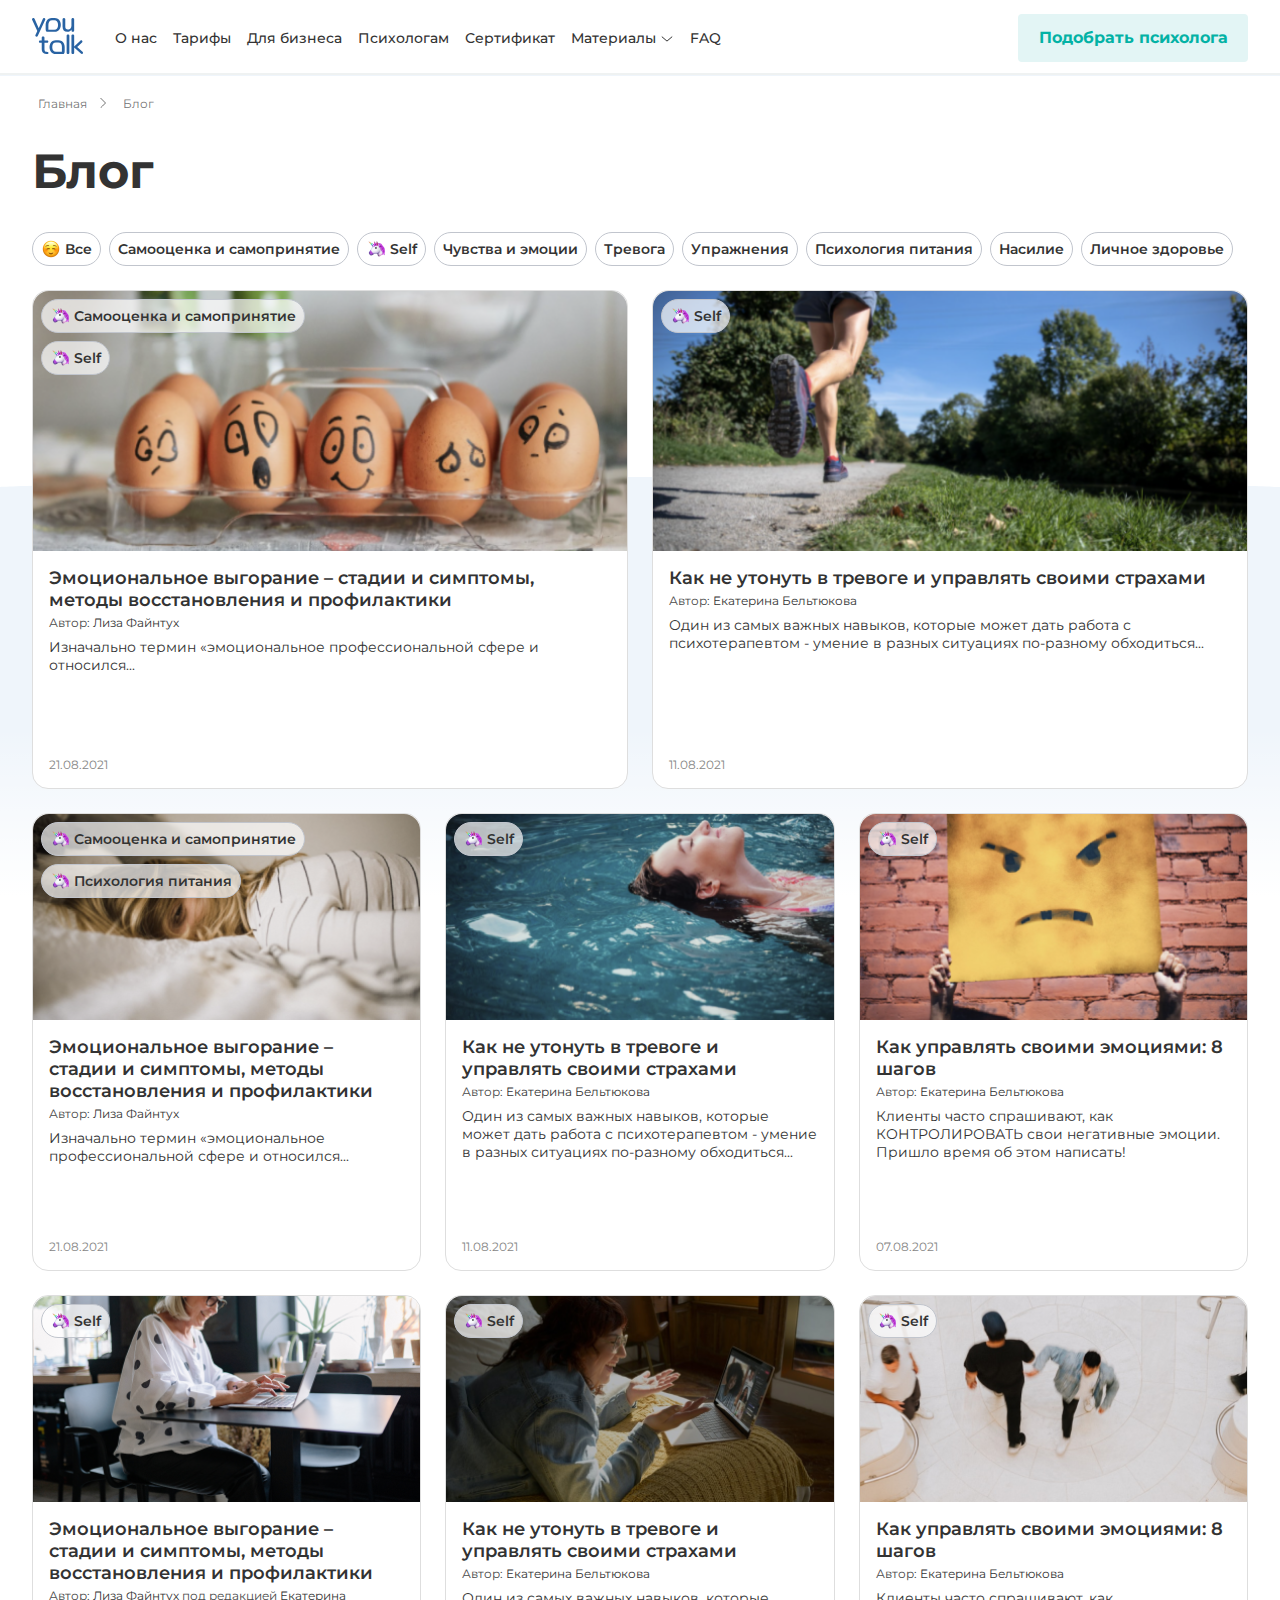
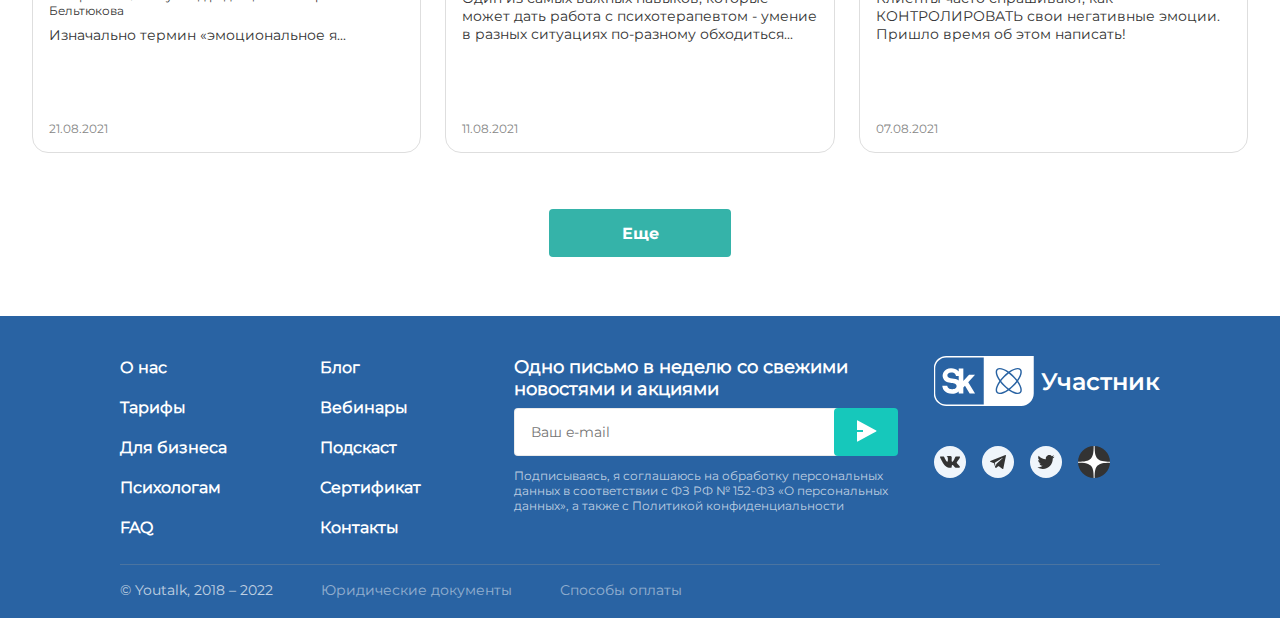
<file: index.html>
<!DOCTYPE html>
<html lang="ru">
<head>
    <meta charset="UTF-8">
    <link rel="stylesheet" href="font.css">
    <link rel="stylesheet" href="style.css">
    <meta name="viewport" content="width=device-width, initial-scale=1.0">
    <title>YouTalk</title>
</head>
<body>
    <header class="header">
        <div class="header__logo">
            <a href="#">
                <svg width="51" height="36" viewBox="0 0 51 36" fill="none" xmlns="http://www.w3.org/2000/svg">
                    <g clip-path="url(#clip0_1_1897)">
                    <path d="M13.3302 1.2804C13.3303 1.11943 13.2953 0.960409 13.2279 0.814578C13.1604 0.668747 13.0621 0.539666 12.9398 0.436463C12.6952 0.205117 12.3717 0.0779848 12.0367 0.0815367C11.8038 0.0777518 11.5746 0.140646 11.3756 0.262943C11.1562 0.404074 10.9896 0.614972 10.902 0.862374L6.73786 10.2114L2.56334 0.84397C2.47188 0.611079 2.31107 0.412633 2.10314 0.276053C1.89521 0.139474 1.65042 0.0715042 1.40259 0.0815367C1.04757 0.079776 0.703499 0.205576 0.431833 0.436463C0.296375 0.538044 0.186622 0.670551 0.111538 0.823162C0.036454 0.975774 -0.00183214 1.14416 -0.000193683 1.31458C-0.00164511 1.48194 0.034856 1.64742 0.106512 1.79833L5.31166 12.9772L3.45342 16.9839C3.3752 17.1552 3.3293 17.3398 3.31809 17.5281C3.31575 17.6859 3.35009 17.8421 3.41834 17.9841C3.48659 18.1261 3.58685 18.25 3.71107 18.3458C3.95587 18.5555 4.26716 18.6694 4.58814 18.6665C4.82369 18.6655 5.05368 18.5941 5.24919 18.4614C5.46262 18.3199 5.62866 18.1164 5.72546 17.8778L13.2235 1.79833C13.2944 1.63509 13.3308 1.45867 13.3302 1.2804Z" fill="#2963A3"/>
                    <path d="M39.5071 12.5118C39.4991 12.6807 39.5263 12.8493 39.5868 13.0069C39.6473 13.1645 39.7399 13.3075 39.8585 13.4267C39.982 13.5416 40.1267 13.6306 40.2844 13.6888C40.442 13.747 40.6095 13.7732 40.7772 13.7659C41.1428 13.7818 41.5002 13.6536 41.774 13.4083C41.9002 13.2915 42.0001 13.1486 42.067 12.9894C42.1339 12.8302 42.1662 12.6584 42.1618 12.4855V1.3908C42.1708 1.21084 42.1431 1.03093 42.0804 0.862232C42.0178 0.693535 41.9214 0.539656 41.7974 0.410152C41.5163 0.179307 41.1644 0.0543847 40.8022 0.0567829C40.4399 0.0591811 40.0897 0.188751 39.8116 0.423298C39.6856 0.549219 39.587 0.700291 39.522 0.866874C39.457 1.03346 39.4271 1.21189 39.4343 1.3908V7.79787C39.4343 8.94064 39.115 9.85819 38.4765 10.5505C38.1492 10.8971 37.7523 11.1689 37.3123 11.3476C36.8724 11.5262 36.3997 11.6077 35.926 11.5864C35.029 11.5864 34.3636 11.3322 33.9298 10.8239C33.4961 10.3157 33.28 9.52693 33.2818 8.45777V1.3908C33.2908 1.21084 33.2631 1.03093 33.2005 0.862232C33.1378 0.693535 33.0414 0.539656 32.9174 0.410152C32.7839 0.287248 32.6274 0.192539 32.4571 0.131589C32.2868 0.0706386 32.1062 0.0446762 31.9258 0.0552264C31.7423 0.044194 31.5584 0.0698661 31.3846 0.130771C31.2109 0.191677 31.0508 0.286617 30.9134 0.410152C30.7882 0.538814 30.6911 0.692558 30.6284 0.861466C30.5656 1.03037 30.5386 1.2107 30.5491 1.3908V8.48932C30.5491 12.0508 32.1505 13.8316 35.3534 13.8316C36.2042 13.8433 37.0441 13.6371 37.7946 13.2322C38.523 12.833 39.1186 12.2258 39.5071 11.4865V12.5118Z" fill="#2963A3"/>
                    <path d="M15.3551 33.8917L14.5977 33.8364C13.8794 33.7821 13.3442 33.5551 12.992 33.1555C12.6432 32.7559 12.4714 32.1275 12.4714 31.2731V24.6767H15.1339C15.4483 24.7007 15.7604 24.6071 16.0109 24.4138C16.1171 24.3137 16.2 24.191 16.2536 24.0546C16.3071 23.9182 16.33 23.7715 16.3207 23.6251C16.329 23.4788 16.3055 23.3324 16.2521 23.1962C16.1986 23.0599 16.1163 22.9371 16.0109 22.8364C15.7647 22.6328 15.4515 22.5305 15.1339 22.5498H12.461V19.7419C12.4712 19.5607 12.4427 19.3794 12.3776 19.2103C12.3125 19.0411 12.2123 18.888 12.0837 18.7613C11.8092 18.5154 11.4508 18.3871 11.0843 18.4037C10.9052 18.3942 10.7261 18.4207 10.5572 18.4817C10.3883 18.5426 10.2331 18.6367 10.1005 18.7587C9.97531 18.8873 9.8782 19.0411 9.81544 19.21C9.75268 19.3789 9.72567 19.5592 9.73614 19.7393V22.5498H8.11734C7.79965 22.5299 7.48629 22.6323 7.24028 22.8364C7.13405 22.9366 7.05098 23.0592 6.997 23.1955C6.94302 23.3319 6.91945 23.4785 6.92797 23.6251C6.92797 24.3262 7.32443 24.6767 8.11734 24.6767H9.73614V31.0838C9.73614 32.6271 10.0953 33.797 10.8162 34.5857C11.5371 35.3745 12.6224 35.8267 14.0798 35.9371L14.8086 35.9897C15.2321 36.0514 15.6639 35.9701 16.037 35.7583C16.1722 35.6685 16.282 35.5447 16.3555 35.399C16.4289 35.2533 16.4636 35.0908 16.456 34.9275C16.4634 34.7955 16.4441 34.6633 16.3994 34.539C16.3547 34.4147 16.2854 34.3009 16.1957 34.2045C15.959 34.0065 15.6624 33.8961 15.3551 33.8917Z" fill="#2963A3"/>
                    <path d="M36.0118 16.4976C35.6534 16.4854 35.3031 16.6071 35.028 16.8394C34.8939 16.9653 34.7892 17.1198 34.7217 17.2917C34.6541 17.4637 34.6254 17.6486 34.6376 17.8332V34.683C34.6246 34.8657 34.6529 35.0489 34.7206 35.2189C34.7882 35.3888 34.8934 35.5409 35.028 35.6636C35.3067 35.8877 35.6558 36.0034 36.0118 35.9896C36.3648 36.0049 36.7111 35.8889 36.9851 35.6636C37.1159 35.5385 37.2176 35.3857 37.2828 35.2161C37.3481 35.0465 37.3753 34.8644 37.3625 34.683V17.8332C37.3745 17.6498 37.347 17.466 37.2819 17.2944C37.2167 17.1228 37.1155 16.9676 36.9851 16.8394C36.7147 16.606 36.3672 16.484 36.0118 16.4976Z" fill="#2963A3"/>
                    <path d="M50.5131 33.6997L45.2247 28.9831L50.0291 24.54C50.1683 24.4229 50.2814 24.2773 50.3608 24.1128C50.4402 23.9482 50.4841 23.7686 50.4897 23.5856C50.4811 23.2483 50.3445 22.9273 50.1081 22.689C49.8716 22.4506 49.5536 22.3133 49.2197 22.3053C48.8832 22.327 48.5664 22.473 48.3296 22.7154L42.1771 28.5204V17.8332C42.1897 17.6498 42.1624 17.4658 42.0972 17.2941C42.032 17.1225 41.9305 16.9673 41.7997 16.8394C41.5303 16.606 41.1836 16.4839 40.829 16.4976C40.4698 16.4853 40.1186 16.6069 39.8426 16.8394C39.7085 16.9653 39.6038 17.1198 39.5363 17.2918C39.4687 17.4637 39.44 17.6487 39.4522 17.8332V34.6593C39.44 34.8443 39.4687 35.0296 39.5362 35.202C39.6037 35.3743 39.7084 35.5293 39.8426 35.6557C40.119 35.8873 40.4701 36.008 40.829 35.9949C41.1833 36.0094 41.53 35.8882 41.7997 35.6557C41.9306 35.5273 42.0321 35.3717 42.0973 35.1996C42.1624 35.0275 42.1897 34.8431 42.1771 34.6593V29.6115L48.8969 35.6084C49.1412 35.8532 49.4716 35.9903 49.8156 35.9896C49.9738 35.9905 50.1303 35.9568 50.2745 35.891C50.4187 35.8253 50.5471 35.7289 50.6511 35.6084C50.8844 35.3667 51.0135 35.0416 51.0102 34.704C51.0095 34.5092 50.9643 34.3173 50.8781 34.1431C50.7918 33.9689 50.667 33.8171 50.5131 33.6997Z" fill="#2963A3"/>
                    <path d="M15.3343 13.8212H22.33C23.5218 13.8473 24.6994 13.5563 25.7446 12.9773C26.719 12.417 27.5076 11.5782 28.0114 10.5664C28.5603 9.4342 28.8325 8.18555 28.8052 6.92515C28.8357 5.65685 28.5634 4.39979 28.0114 3.26021C27.5092 2.24593 26.7203 1.40505 25.7446 0.844087C24.6994 0.265099 23.5218 -0.0259512 22.33 0.000152312H20.1204C18.9295 -0.0259836 17.7527 0.265083 16.7085 0.844087C15.7316 1.40353 14.9423 2.24482 14.4416 3.26021C13.8888 4.39956 13.6156 5.65664 13.6452 6.92515V10.7794C13.6452 13.001 14.2074 13.8212 15.3343 13.8212ZM17.3695 3.41796C18.0184 2.61171 18.9354 2.20858 20.1204 2.20858H22.33C23.5168 2.20858 24.4346 2.61346 25.0835 3.42322C25.7325 4.23297 26.056 5.40028 26.0543 6.92515C26.0543 8.4693 25.7351 9.64099 25.0966 10.4402C24.4581 11.2395 23.5359 11.64 22.33 11.6417H16.43C16.43 11.6417 16.3962 8.46842 16.3962 6.92515C16.3962 5.38188 16.7215 4.23034 17.3695 3.41796Z" fill="#2963A3"/>
                    <path d="M29.6094 23.023C28.5657 22.4423 27.3887 22.1502 26.1974 22.1764H23.9878C22.7959 22.1515 21.6184 22.4434 20.5733 23.023C19.5977 23.5829 18.8087 24.4229 18.3064 25.4365C17.7604 26.5777 17.4927 27.8343 17.5257 29.1014C17.4952 30.3607 17.7629 31.609 18.3064 32.7427C18.8095 33.755 19.5983 34.594 20.5733 35.1536C21.6186 35.7322 22.7961 36.0232 23.9878 35.9975H30.9836C32.1131 35.9975 32.6726 35.1772 32.6726 32.9478V29.1014C32.7029 27.8328 32.4297 26.5756 31.8762 25.4365C31.3756 24.4218 30.5862 23.5813 29.6094 23.023ZM29.8879 33.818H23.9878C22.7855 33.818 21.8633 33.4184 21.2213 32.6191C20.5793 31.8199 20.261 30.6473 20.2662 29.1014C20.2662 27.5731 20.5898 26.4057 21.2369 25.5995C21.8841 24.7932 22.8011 24.3884 23.9878 24.3849H26.1974C27.3842 24.3849 28.302 24.7897 28.951 25.5995C29.5999 26.4092 29.9261 27.5766 29.9295 29.1014C29.9295 30.6447 29.8879 33.818 29.8879 33.818Z" fill="#2963A3"/>
                    </g>
                    <defs>
                    <clipPath id="clip0_1_1897">
                    <rect width="51" height="36" fill="white"/>
                    </clipPath>
                    </defs>
                </svg>
            </a>
        </div>
        <nav>
            <ul class="header__links">
                <li><a href="#" class="header__link">О нас</a></li>
                <li><a href="#" class="header__link">Тарифы</a></li>
                <li><a href="#" class="header__link">Для бизнеса</a></li>
                <li><a href="#" class="header__link">Психологам</a></li>
                <li><a href="#" class="header__link">Сертификат</a></li>
                <li>
                    <a href="#" class="header__link">Материалы
                        <svg width="14" height="14" viewBox="0 -3 14 14" fill="none" xmlns="http://www.w3.org/2000/svg">
                            <path d="M2.09998 4.8999L6.99998 9.0999L11.9 4.8999" stroke="#333333" stroke-linecap="round" stroke-linejoin="round"/>
                        </svg>
                    </a>
                </li>
                <li><a href="#" class="header__link">FAQ</a></li>
            </ul>
        </nav>
        <button type="button" class="header__btn">Подобрать психолога</button>
        <div class="header__burger-nav">
            <svg width="18" height="14" viewBox="0 0 18 14" fill="none" xmlns="http://www.w3.org/2000/svg">
                <path d="M0 1C0 0.447715 0.447715 0 1 0H17C17.5523 0 18 0.447715 18 1C18 1.55228 17.5523 2 17 2H1C0.447716 2 0 1.55228 0 1ZM0 7C0 6.44772 0.447715 6 1 6H17C17.5523 6 18 6.44772 18 7C18 7.55228 17.5523 8 17 8H1C0.447716 8 0 7.55228 0 7ZM0 13C0 12.4477 0.447715 12 1 12H17C17.5523 12 18 12.4477 18 13C18 13.5523 17.5523 14 17 14H1C0.447716 14 0 13.5523 0 13Z" fill="#03B2A5"/>
            </svg>
        </div>
    </header>
    <main class="main">
        <div class="main__gradient">
            <svg viewBox="0 0 1440 672" fill="none" xmlns="http://www.w3.org/2000/svg">
                <path d="M0 11.2432C0 11.2432 263 0 688 0C1113 0 1440 11.2432 1440 11.2432V672C1440 672 1381 672 942 672C503 672 0 672 0 672V11.2432Z" fill="#EFF5FB"/>
                <path d="M0 11.2432C0 11.2432 263 0 688 0C1113 0 1440 11.2432 1440 11.2432V672C1440 672 1381 672 942 672C503 672 0 672 0 672V11.2432Z" fill="url(#paint0_linear_1_1780)"/>
                <defs>
                <linearGradient id="paint0_linear_1_1780" x1="720" y1="281.899" x2="720" y2="472.216" gradientUnits="userSpaceOnUse">
                <stop stop-color="white" stop-opacity="0"/>
                <stop offset="1" stop-color="white"/>
                </linearGradient>
                </defs>
            </svg>
        </div>
        <section class="hero">
            <div class="hero__header">
                <div class="hero__path">
                    <a href="#" class="hero__path-step">Главная</a>
                    <svg class="hero__path-arrow" width="16" height="16" viewBox="0 -3 16 16" fill="none" xmlns="http://www.w3.org/2000/svg">
                        <g clip-path="url(#clip0_1_1879)">
                        <path d="M5.8125 12.6875L7.375 11.125L10.5 8L7.375 4.875L5.8125 3.3125" stroke="#333333" stroke-opacity="0.7" stroke-linecap="round" stroke-linejoin="round"/>
                        </g>
                        <defs>
                        <clipPath id="clip0_1_1879">
                        <rect width="16" height="16" fill="white" transform="matrix(0 1 1 0 0 0)"/>
                        </clipPath>
                        </defs>
                    </svg>
                    <a href="#" class="hero__path-step">Блог</a>
                </div>
                <h1 class="hero__title">Блог</h1>
                <div class="hero__tags">
                    <a href="#" class="hero__tag">
                        <img src="images/smiles/smiling_face.png" alt="улыбающийся смайлик">
                        &nbsp;Все
                    </a>
                    <a href="#" class="hero__tag">Самооценка и самопринятие</a>
                    <a href="#" class="hero__tag">
                        <img src="images/smiles/unicorn.png" alt="смайлик единорог">
                        &nbsp;Self
                    </a>
                    <a href="#" class="hero__tag">Чувства и эмоции</a>
                    <a href="#" class="hero__tag">Тревога</a>
                    <a href="#" class="hero__tag">Упражнения</a>
                    <a href="#" class="hero__tag">Психология питания</a>
                    <a href="#" class="hero__tag">Насилие</a>
                    <a href="#" class="hero__tag">Личное здоровье</a>
                </div>
            </div>
            <div class="hero__cards">
                <div class="hero__card card-properties">
                    <div class="hero__card-primary-img card-img">
                        <div class="img-tags">
                            <a href="#" class="hero__tag">
                                <img src="images/smiles/unicorn.png" alt="смайлик единорог">
                                &nbsp;Самооценка и самопринятие
                            </a>
                            <a href="#" class="hero__tag">
                                <img src="images/smiles/unicorn.png" alt="смайлик единорог">
                                &nbsp;Self
                            </a>
                        </div>
                    </div>
                    <article class="article">
                        <a href="#" class="article-title-link">
                            <h1 class="article-header">
                                Эмоциональное выгорание – стадии и симптомы, методы восстановления и профилактики
                            </h1>
                        </a>
                        <p class="article-author">
                            Автор: <a href="#" class="article-author-link">Лиза Файнтух</a>
                        </p>
                        <p class="article-text">
                            Изначально термин «эмоциональное профессиональной сфере и относился...
                        </p>
                    </article>
                    <p class="article-date">
                        21.08.2021
                    </p>
                </div>
                <div class="hero__card card-properties">
                    <div class="hero__card-secondary-img card-img">
                        <div class="img-tags">
                            <a href="#" class="hero__tag">
                                <img src="images/smiles/unicorn.png" alt="смайлик единорог">
                                &nbsp;Self
                            </a>
                        </div>
                    </div>
                    <article class="article">
                        <a href="article.html" class="article-title-link">
                            <h1 class="article-header">
                                Как не утонуть в тревоге и управлять своими страхами
                            </h1>
                        </a>
                        <p class="article-author">
                            Автор: <a href="#" class="article-author-link">Екатерина Бельтюкова</a>
                        </p>
                        <p class="article-text">
                            Один из самых важных навыков, которые может дать работа с психотерапевтом - умение в разных ситуациях по-разному обходиться...
                        </p>
                    </article>
                    <p class="article-date">
                        11.08.2021
                    </p>
                </div>
            </div>
        </section>
        <section class="blog">
            <div class="blog__cards">
                <div class="blog__card card-properties">
                    <div class="blog__card-first-img card-img">
                        <div class="img-tags">
                            <a href="#" class="hero__tag">
                                <img src="images/smiles/unicorn.png" alt="смайлик единорог">
                                &nbsp;Самооценка и самопринятие
                            </a>
                            <a href="#" class="hero__tag">
                                <img src="images/smiles/unicorn.png" alt="смайлик единорог">
                                &nbsp;Психология питания
                            </a>
                        </div>
                    </div>
                    <article class="article">
                        <a href="#" class="article-title-link">
                            <h1 class="article-header">
                                Эмоциональное выгорание – стадии и симптомы, методы восстановления и профилактики
                            </h1>
                        </a>
                        <p class="article-author">
                            Автор: <a href="#" class="article-author-link">Лиза Файнтух</a>
                        </p>
                        <p class="article-text">
                            Изначально термин «эмоциональное профессиональной сфере и относился...
                        </p>
                    </article>
                    <p class="article-date">
                        21.08.2021
                    </p>
                </div>
                <div class="blog__card card-properties">
                    <div class="blog__card-second-img card-img">
                        <div class="img-tags">
                            <a href="#" class="hero__tag">
                                <img src="images/smiles/unicorn.png" alt="смайлик единорог">
                                &nbsp;Self
                            </a>
                        </div>
                    </div>
                    <article class="article">
                        <a href="article.html" class="article-title-link">
                            <h1 class="article-header">
                                Как не утонуть в тревоге и управлять своими страхами
                            </h1>
                        </a>
                        <p class="article-author">
                            Автор: <a href="#" class="article-author-link">Екатерина Бельтюкова</a>
                        </p>
                        <p class="article-text">
                            Один из самых важных навыков, которые может дать работа с психотерапевтом - умение в разных ситуациях по-разному обходиться...
                        </p>
                    </article>
                    <p class="article-date">
                        11.08.2021
                    </p>
                </div>
                <div class="blog__card card-properties">
                    <div class="blog__card-third-img card-img">
                        <div class="img-tags">
                            <a href="#" class="hero__tag">
                                <img src="images/smiles/unicorn.png" alt="смайлик единорог">
                                &nbsp;Self
                            </a>
                        </div>
                    </div>
                    <article class="article">
                        <a href="#" class="article-title-link">
                            <h1 class="article-header">
                                Как управлять своими эмоциями: 8 шагов
                            </h1>
                        </a>
                        <p class="article-author">
                            Автор: <a href="#" class="article-author-link">Екатерина Бельтюкова</a>
                        </p>
                        <p class="article-text">
                            Клиенты часто спрашивают, как КОНТРОЛИРОВАТЬ свои негативные эмоции. Пришло время об этом написать!
                        </p>
                    </article>
                    <p class="article-date">
                        07.08.2021
                    </p>
                </div>
                <div class="blog__card card-properties">
                    <div class="blog__card-fourth-img card-img">
                        <div class="img-tags">
                            <a href="#" class="hero__tag">
                                <img src="images/smiles/unicorn.png" alt="смайлик единорог">
                                &nbsp;Self
                            </a>
                        </div>
                    </div>
                    <article class="article">
                        <a href="#" class="article-title-link">
                            <h1 class="article-header">
                                Эмоциональное выгорание – стадии и симптомы, методы восстановления и профилактики
                            </h1>
                        </a>
                        <p class="article-author">
                            Автор: <a href="#" class="article-author-link">Лиза Файнтух</a> под редакцией <a href="#" class="article-author-link">Екатерина Бельтюкова</a>
                        </p>
                        <p class="article-text">
                            Изначально термин «эмоциональное я...
                        </p>
                    </article>
                    <p class="article-date">
                        21.08.2021
                    </p>
                </div>
                <div class="blog__card card-properties">
                    <div class="blog__card-fifth-img card-img">
                        <div class="img-tags">
                            <a href="#" class="hero__tag">
                                <img src="images/smiles/unicorn.png" alt="смайлик единорог">
                                &nbsp;Self
                            </a>
                        </div>
                    </div>
                    <article class="article">
                        <a href="article.html" class="article-title-link">
                            <h1 class="article-header">
                                Как не утонуть в тревоге и управлять своими страхами
                            </h1>
                        </a>
                        <p class="article-author">
                            Автор: <a href="#" class="article-author-link">Екатерина Бельтюкова</a>
                        </p>
                        <p class="article-text">
                            Один из самых важных навыков, которые может дать работа с психотерапевтом - умение в разных ситуациях по-разному обходиться...
                        </p>
                    </article>
                    <p class="article-date">
                        11.08.2021
                    </p>
                </div>
                <div class="blog__card card-properties">
                    <div class="blog__card-sixth-img card-img">
                        <div class="img-tags">
                            <a href="#" class="hero__tag">
                                <img src="images/smiles/unicorn.png" alt="смайлик единорог">
                                &nbsp;Self
                            </a>
                        </div>
                    </div>
                    <article class="article">
                        <a href="#" class="article-title-link">
                            <h1 class="article-header">
                                Как управлять своими эмоциями: 8 шагов
                            </h1>
                        </a>
                        <p class="article-author">
                            Автор: <a href="#" class="article-author-link">Екатерина Бельтюкова</a>
                        </p>
                        <p class="article-text">
                            Клиенты часто спрашивают, как КОНТРОЛИРОВАТЬ свои негативные эмоции. Пришло время об этом написать!
                        </p>
                    </article>
                    <p class="article-date">
                        07.08.2021
                    </p>
                </div>
            </div>
            <button type="button" class="blog__btn">Еще</button>
        </section>
    </main>
    <footer class="footer">
        <section class="footer__info">
            <div class="footer__links">
                <ul class="footer__links-primary footer__links-properties">
                    <li><a href="#" class="footer__link">О нас</a></li>
                    <li><a href="#" class="footer__link">Тарифы</a></li>
                    <li><a href="#" class="footer__link">Для бизнеса</a></li>
                    <li><a href="#" class="footer__link">Психологам</a></li>
                    <li><a href="#" class="footer__link">FAQ</a></li>
                </ul>
                <ul class="footer__links-primary footer__links-properties">
                    <li><a href="#" class="footer__link">Блог</a></li>
                    <li><a href="#" class="footer__link">Вебинары</a></li>
                    <li><a href="#" class="footer__link">Подскаст</a></li>
                    <li><a href="#" class="footer__link">Сертификат</a></li>
                    <li><a href="#" class="footer__link">Контакты</a></li>
                </ul>
            </div>
            <div class="footer__subscribe">
                <h1 class="footer__subscribe-title">
                    Одно письмо в неделю со свежими новостями и акциями
                </h1>
                <div class="footer__subscribe-form">
                    <input type="email" placeholder="Ваш e-mail" class="footer__subscribe-input">
                    <button type="button" class="footer__subscribe-btn">
                        <svg width="24" height="24" viewBox="0 0 24 24" fill="none" xmlns="http://www.w3.org/2000/svg">
                            <path d="M3 13.0001H9V11.0001H3V1.84611C3.00001 1.75922 3.02267 1.67384 3.06573 1.59838C3.1088 1.52291 3.17078 1.45997 3.24558 1.41576C3.32037 1.37155 3.4054 1.34759 3.49227 1.34625C3.57915 1.34491 3.66487 1.36623 3.741 1.40811L22.203 11.5621C22.2814 11.6053 22.3468 11.6687 22.3923 11.7457C22.4378 11.8228 22.4618 11.9106 22.4618 12.0001C22.4618 12.0896 22.4378 12.1774 22.3923 12.2545C22.3468 12.3315 22.2814 12.3949 22.203 12.4381L3.741 22.5921C3.66487 22.634 3.57915 22.6553 3.49227 22.654C3.4054 22.6526 3.32037 22.6287 3.24558 22.5844C3.17078 22.5402 3.1088 22.4773 3.06573 22.4018C3.02267 22.3264 3.00001 22.241 3 22.1541V13.0001Z" fill="white"/>
                        </svg>
                    </button>
                </div>
                <p class="footer__subscribe-policy">
                    Подписываясь, я соглашаюсь на обработку персональных данных в соответствии с <a href="#" class="footer__policy-links">ФЗ РФ № 152-ФЗ «О персональных данных»</a>, а также с <a href="#" class="footer__policy-links">Политикой конфиденциальности</a>
                </p>
            </div>
            <div class="footer__social">
                <div class="footer__social-main">
                    <a href="#" class="footer__link-social">
                        <svg width="100" height="50" viewBox="0 0 100 50" fill="none" xmlns="http://www.w3.org/2000/svg">
                        <path d="M83.2307 23.751C86.2668 19.2628 87.1299 15.3838 85.7388 13.9927C85.3022 13.5662 84.6421 13.3428 83.779 13.3428C81.8801 13.3428 79.0775 14.409 75.9805 16.5008C77.2701 17.4959 78.5597 18.623 79.829 19.8923C81.0983 21.1616 82.2355 22.4512 83.2205 23.7408L83.2307 23.751Z" fill="white"/>
                        <path d="M69.646 19.9021C70.9152 18.6328 72.2049 17.4955 73.4945 16.5105C70.3974 14.4187 67.5948 13.3525 65.6959 13.3525C64.8429 13.3525 64.1728 13.5658 63.7361 14.0024C62.345 15.3936 63.2081 19.2624 66.2442 23.7607C67.2394 22.4711 68.3767 21.1815 69.6358 19.9122L69.646 19.9021Z" fill="white"/>
                        <path d="M82.3354 24.9998C81.3403 23.6695 80.1624 22.2987 78.8017 20.938C77.441 19.5773 76.0702 18.3994 74.74 17.4043C73.4098 18.3994 72.0389 19.5773 70.6782 20.938C69.3176 22.2987 68.1397 23.6695 67.1445 24.9998C68.1397 26.33 69.3176 27.7008 70.6782 29.0615C72.0389 30.4222 73.4098 31.6001 74.74 32.5952C76.0702 31.6001 77.441 30.4222 78.8017 29.0615C80.1624 27.7008 81.3403 26.33 82.3354 24.9998Z" fill="white"/>
                        <path d="M66.256 26.249C63.2198 30.7372 62.3567 34.6162 63.7478 36.0073C65.139 37.3985 69.0078 36.5354 73.5062 33.4891C72.2166 32.4939 70.927 31.3567 69.6577 30.0975C68.3884 28.8282 67.2511 27.5386 66.2661 26.249H66.256Z" fill="white"/>
                        <path d="M52.0269 0H12.2422C5.33723 0 -0.257812 5.59505 -0.257812 12.5V37.5C-0.257812 44.405 5.33723 50 12.2422 50H87.2422C94.1471 50 99.7422 44.405 99.7422 37.5V0H52.0269ZM49.7422 48.5378H12.2422C6.15974 48.5378 1.20441 43.5825 1.20441 37.5V12.5C1.20441 6.41755 6.15974 1.46223 12.2422 1.46223H49.7422V48.5378ZM86.7751 37.0329C86.0541 37.7539 85.0184 38.0991 83.7897 38.0991C81.3628 38.0991 78.1236 36.7689 74.7422 34.3928C71.3608 36.7689 68.1216 38.0991 65.6947 38.0991C64.4558 38.0991 63.4302 37.7539 62.7093 37.0329C60.5667 34.8903 61.7548 30.1076 65.3393 25C61.7548 19.8924 60.5667 15.1097 62.7093 12.9671C64.8519 10.8245 69.6346 12.0126 74.7422 15.5971C79.8498 12.0126 84.6325 10.8245 86.7751 12.9671C88.9177 15.1097 87.7296 19.8924 84.1451 25C87.7296 30.1076 88.9177 34.8903 86.7751 37.0329Z" fill="white"/>
                        <path d="M79.8407 30.0975C78.5714 31.3668 77.2818 32.5041 75.9922 33.4891C80.4804 36.5252 84.3594 37.3883 85.7505 36.0073C87.1417 34.6162 86.2785 30.7474 83.2424 26.249C82.2473 27.5386 81.11 28.8282 79.8508 30.0975H79.8407Z" fill="white"/>
                        <path d="M10.2926 15.2113C8.95222 16.8867 8.35312 19.1715 8.76945 21.0297C9.84581 25.8429 14.3137 26.6146 17.5936 27.0411C20.1829 27.3762 22.6606 27.8534 22.5997 30.1585C22.5286 32.5549 19.8275 33.1438 18.0505 33.1438C13.4303 33.1438 13.278 29.732 13.278 29.732H8.3125C8.38358 31.0114 8.76945 33.0728 10.3535 34.8396C12.0798 36.7791 14.6793 37.7539 18.0607 37.7539C20.6602 37.7539 23.0261 36.9111 24.7118 35.4083V37.4696H29.3421V31.5699L30.977 29.7726L35.6582 37.4696H41.0501L34.2365 26.2084L41.0501 18.745H35.0489L29.3421 25.0001V12.5001H24.7118V15.526C24.5595 15.3331 24.397 15.1402 24.2244 14.9472C22.5387 13.1601 20.1119 12.2563 17.0046 12.2563C13.4201 12.2563 11.3791 13.8607 10.2926 15.2113ZM17.0859 16.5923C19.1675 16.5923 21.2491 17.0594 22.0412 19.9533H24.7016V24.3806C21.3811 21.6491 14.1716 23.3652 13.3998 19.9635C12.9937 18.1763 14.7707 16.5923 17.0859 16.5923Z" fill="white"/>
                        </svg>
                        &nbsp;Участник
                    </a>
                </div>
                <div class="footer__social-links">
                    <div>
                        <a href="#">
                            <svg width="32" height="32" viewBox="0 0 32 32" fill="none" xmlns="http://www.w3.org/2000/svg">
                        <g clip-path="url(#clip0_1_1692)">
                        <rect width="32" height="32" rx="16" fill="#EFF5FB"/>
                        <g clip-path="url(#clip1_1_1692)">
                        <path d="M25.8217 20.5411C25.768 20.4479 25.4355 19.6996 23.8353 18.1615C22.1602 16.551 22.3852 16.8125 24.4029 14.0277C25.6317 12.3318 26.123 11.296 25.9692 10.8533C25.823 10.4312 24.9192 10.5426 24.9192 10.5426L21.9139 10.5607C21.9139 10.5607 21.6914 10.5296 21.5252 10.6319C21.3639 10.7329 21.2601 10.9659 21.2601 10.9659C21.2601 10.9659 20.7839 12.2787 20.1488 13.3947C18.81 15.7496 18.2737 15.8739 18.0549 15.7276C17.5461 15.3871 17.6736 14.3579 17.6736 13.6277C17.6736 11.3452 18.0074 10.3937 17.0223 10.1477C16.6948 10.0661 16.4548 10.0118 15.6185 10.0027C14.5459 9.99105 13.6371 10.0066 13.1233 10.2668C12.7808 10.4403 12.517 10.8274 12.6783 10.8494C12.877 10.8766 13.3271 10.975 13.5658 11.3116C13.8746 11.7453 13.8634 12.7214 13.8634 12.7214C13.8634 12.7214 14.0409 15.4078 13.4496 15.7418C13.0433 15.971 12.487 15.5036 11.2932 13.3662C10.6819 12.2722 10.2193 11.0617 10.2193 11.0617C10.2193 11.0617 10.1306 10.8364 9.97182 10.716C9.77931 10.5698 9.50929 10.5231 9.50929 10.5231L6.65158 10.5413C6.65158 10.5413 6.2228 10.5542 6.06528 10.7471C5.92527 10.9193 6.05403 11.274 6.05403 11.274C6.05403 11.274 8.2917 16.6947 10.8244 19.4277C13.1483 21.9328 15.786 21.7684 15.786 21.7684H16.9811C16.9811 21.7684 17.3424 21.727 17.5261 21.5211C17.6961 21.3321 17.6899 20.9774 17.6899 20.9774C17.6899 20.9774 17.6661 19.3163 18.4112 19.0717C19.145 18.8309 20.0876 20.677 21.0864 21.3878C21.8414 21.925 22.4152 21.8072 22.4152 21.8072L25.0867 21.7684C25.0867 21.7684 26.4843 21.6791 25.8217 20.5411Z" fill="#333333"/>
                        </g>
                        </g>
                        <defs>
                        <clipPath id="clip0_1_1692">
                        <rect width="32" height="32" fill="white"/>
                        </clipPath>
                        <clipPath id="clip1_1_1692">
                        <rect width="20" height="12" fill="white" transform="translate(6 10)"/>
                        </clipPath>
                        </defs>
                            </svg>
                        </a>
                    </div>
                    <div>
                        <a href="#">
                            <svg width="32" height="32" viewBox="0 0 32 32" fill="none" xmlns="http://www.w3.org/2000/svg">
                        <g clip-path="url(#clip0_1_1696)">
                        <rect width="32" height="32" rx="16" fill="#EFF5FB"/>
                        <g clip-path="url(#clip1_1_1696)">
                        <path d="M8.28261 15.7694L11.9693 17.1638L13.3963 21.8146C13.4876 22.1125 13.847 22.2226 14.0856 22.0249L16.1406 20.3271C16.3561 20.1492 16.6629 20.1404 16.888 20.306L20.5946 23.0331C20.8498 23.2211 21.2113 23.0794 21.2753 22.7669L23.9906 9.53073C24.0604 9.18936 23.7295 8.90457 23.4087 9.03029L8.27829 14.9455C7.9049 15.0914 7.90815 15.6272 8.28261 15.7694ZM13.1663 16.4215L20.3716 11.9242C20.5011 11.8437 20.6343 12.0211 20.5231 12.1256L14.5767 17.7273C14.3677 17.9245 14.2329 18.1883 14.1947 18.4747L13.9921 19.996C13.9653 20.1991 13.6837 20.2193 13.6284 20.0227L12.8494 17.2486C12.7602 16.9322 12.8902 16.5943 13.1663 16.4215Z" fill="#333333"/>
                        </g>
                        </g>
                        <defs>
                        <clipPath id="clip0_1_1696">
                        <rect width="32" height="32" fill="white"/>
                        </clipPath>
                        <clipPath id="clip1_1_1696">
                        <rect width="16" height="14" fill="white" transform="translate(8 9)"/>
                        </clipPath>
                        </defs>
                            </svg>
                        </a>
                    </div>
                    <div>
                        <a href="#">
                            <svg width="32" height="32" viewBox="0 0 32 32" fill="none" xmlns="http://www.w3.org/2000/svg">
                        <g clip-path="url(#clip0_1_1700)">
                        <rect width="32" height="32" rx="16" fill="#EFF5FB"/>
                        <g clip-path="url(#clip1_1_1700)">
                        <path d="M24.4702 10.7133C23.834 10.9947 23.1593 11.1795 22.4685 11.2616C23.1967 10.8261 23.7416 10.1408 24.0019 9.33327C23.3185 9.73994 22.5694 10.0249 21.7885 10.1791C21.264 9.61792 20.5688 9.24574 19.811 9.12043C19.0532 8.99511 18.2752 9.12368 17.5979 9.48615C16.9207 9.84862 16.3822 10.4247 16.0661 11.1248C15.7501 11.8249 15.6742 12.6098 15.8502 13.3574C14.4645 13.288 13.1088 12.9279 11.8713 12.3005C10.6337 11.6731 9.54198 10.7925 8.66688 9.71577C8.35712 10.2478 8.19434 10.8526 8.19521 11.4683C8.19521 12.6766 8.81021 13.7441 9.74521 14.3691C9.19188 14.3517 8.65074 14.2023 8.16688 13.9333V13.9766C8.16704 14.7814 8.44552 15.5613 8.95508 16.1842C9.46465 16.807 10.1739 17.2345 10.9627 17.3941C10.4491 17.5333 9.91046 17.5538 9.38771 17.4541C9.6101 18.1468 10.0435 18.7526 10.6274 19.1867C11.2112 19.6208 11.9161 19.8614 12.6435 19.8749C11.9206 20.4427 11.0929 20.8624 10.2076 21.1101C9.32236 21.3577 8.39698 21.4285 7.48438 21.3183C9.07746 22.3428 10.932 22.8867 12.826 22.8849C19.2369 22.8849 22.7427 17.5741 22.7427 12.9683C22.7427 12.8183 22.7385 12.6666 22.7319 12.5183C23.4143 12.0251 24.0032 11.4141 24.471 10.7141L24.4702 10.7133Z" fill="#333333"/>
                        </g>
                        </g>
                        <defs>
                        <clipPath id="clip0_1_1700">
                        <rect width="32" height="32" fill="white"/>
                        </clipPath>
                        <clipPath id="clip1_1_1700">
                        <rect width="18" height="18" fill="white" transform="translate(7 7)"/>
                        </clipPath>
                        </defs>
                            </svg>
                        </a>
                    </div>
                    <div>
                        <a href="#">
                            <svg width="32" height="32" viewBox="0 0 32 32" fill="none" xmlns="http://www.w3.org/2000/svg">
                        <g clip-path="url(#clip0_1_1705)">
                        <path d="M0 16C0 7.16343 7.16343 0 16 0C24.8366 0 32 7.16343 32 16C32 24.8366 24.8366 32 16 32C7.16343 32 0 24.8366 0 16Z" fill="#333333"/>
                        <path fill-rule="evenodd" clip-rule="evenodd" d="M15.6762 0C15.6006 6.58251 15.1702 10.2664 12.7183 12.7183C10.2664 15.1702 6.58251 15.6006 0 15.6762V16.6315C6.58251 16.707 10.2664 17.1375 12.7183 19.5894C15.1317 22.0028 15.5866 25.6099 15.6724 32H16.6353C16.721 25.6099 17.1759 22.0028 19.5894 19.5894C22.0028 17.1759 25.6099 16.721 32 16.6353V15.6723C25.6099 15.5866 22.0028 15.1317 19.5894 12.7183C17.1375 10.2664 16.707 6.58251 16.6315 0H15.6762Z" fill="white"/>
                        </g>
                        <defs>
                        <clipPath id="clip0_1_1705">
                        <rect width="32" height="32" fill="white"/>
                        </clipPath>
                        </defs>
                            </svg>
                        </a>
                    </div>
                </div>
            </div>
        </section>
        <div class="footer__copyrights">
            <div>
                &#169; Youtalk, 2018 – 2022
            </div>
            <div>
                <a href="#" class="footer__copyrights-links">Юридические документы</a>
            </div>
            <div>
                <a href="#" class="footer__copyrights-links">Способы оплаты</a>
            </div>
        </div>
    </footer>
</body>
</html>
</file>
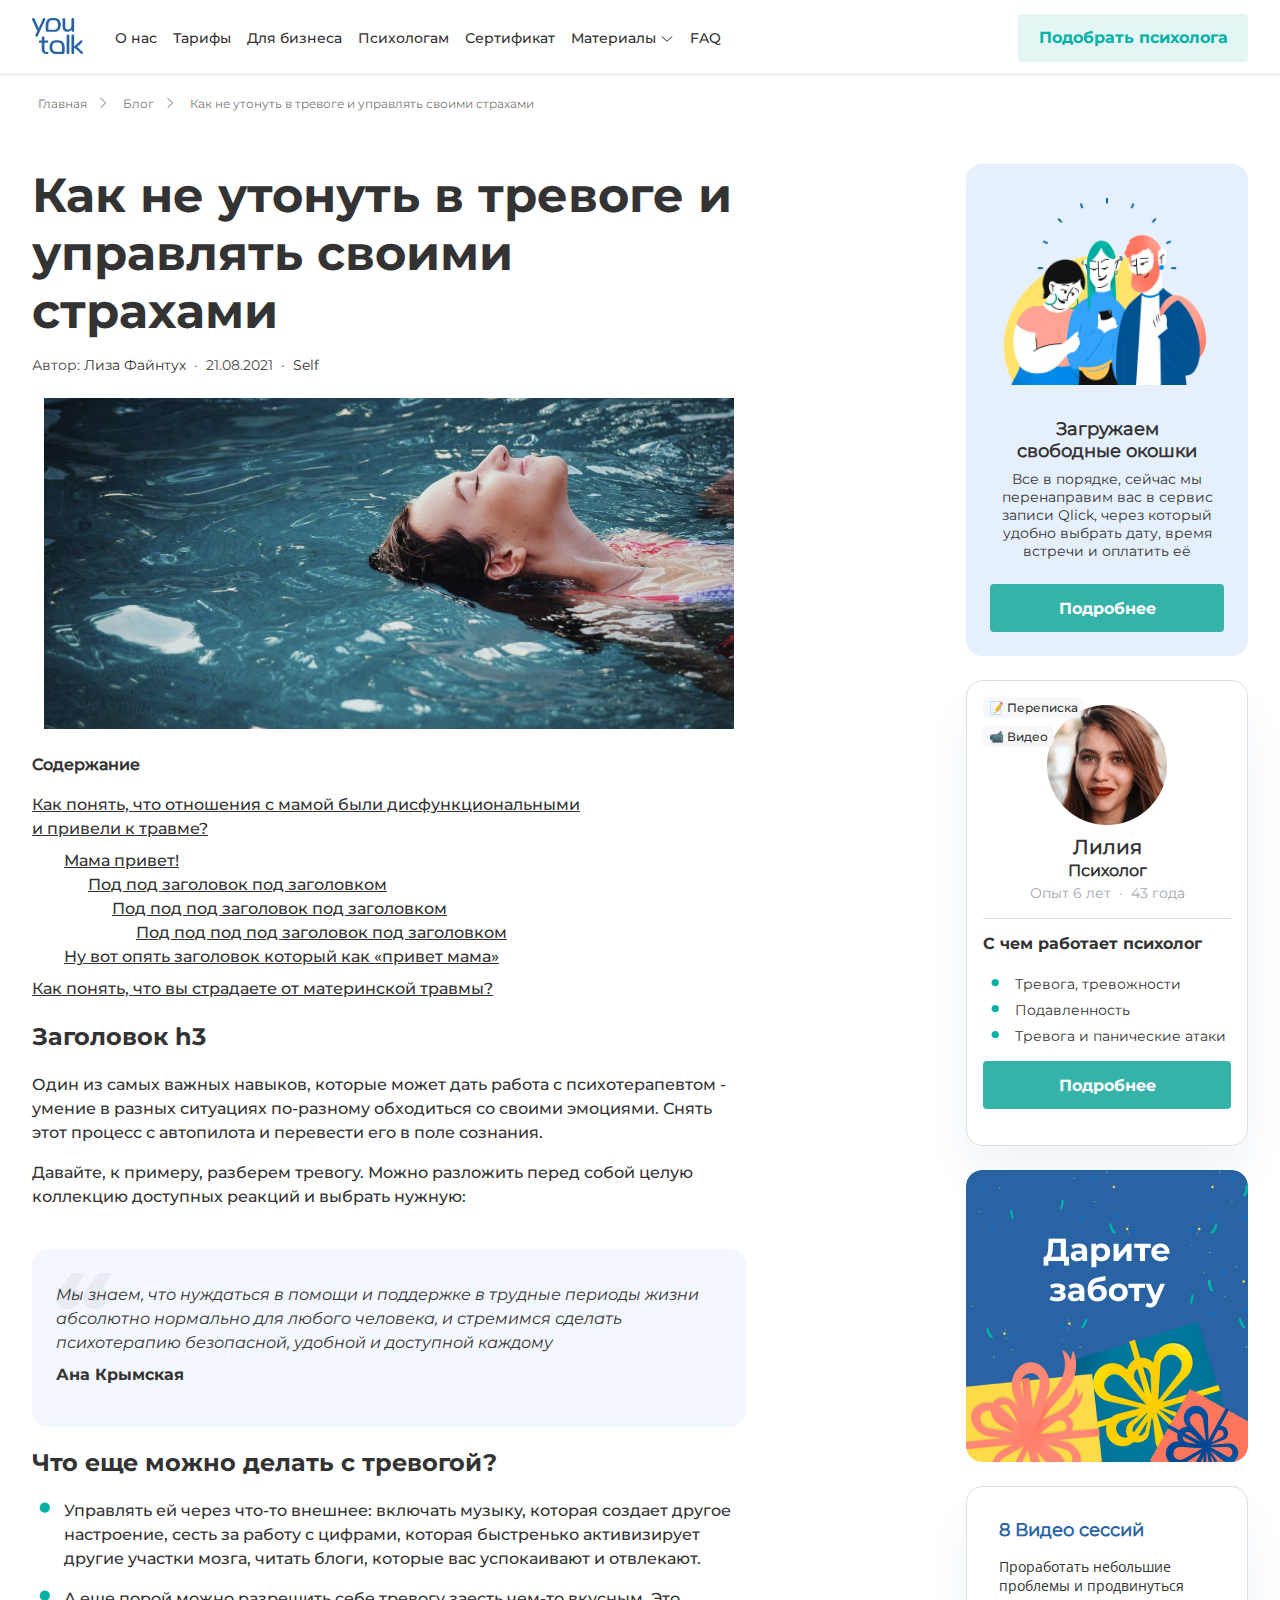
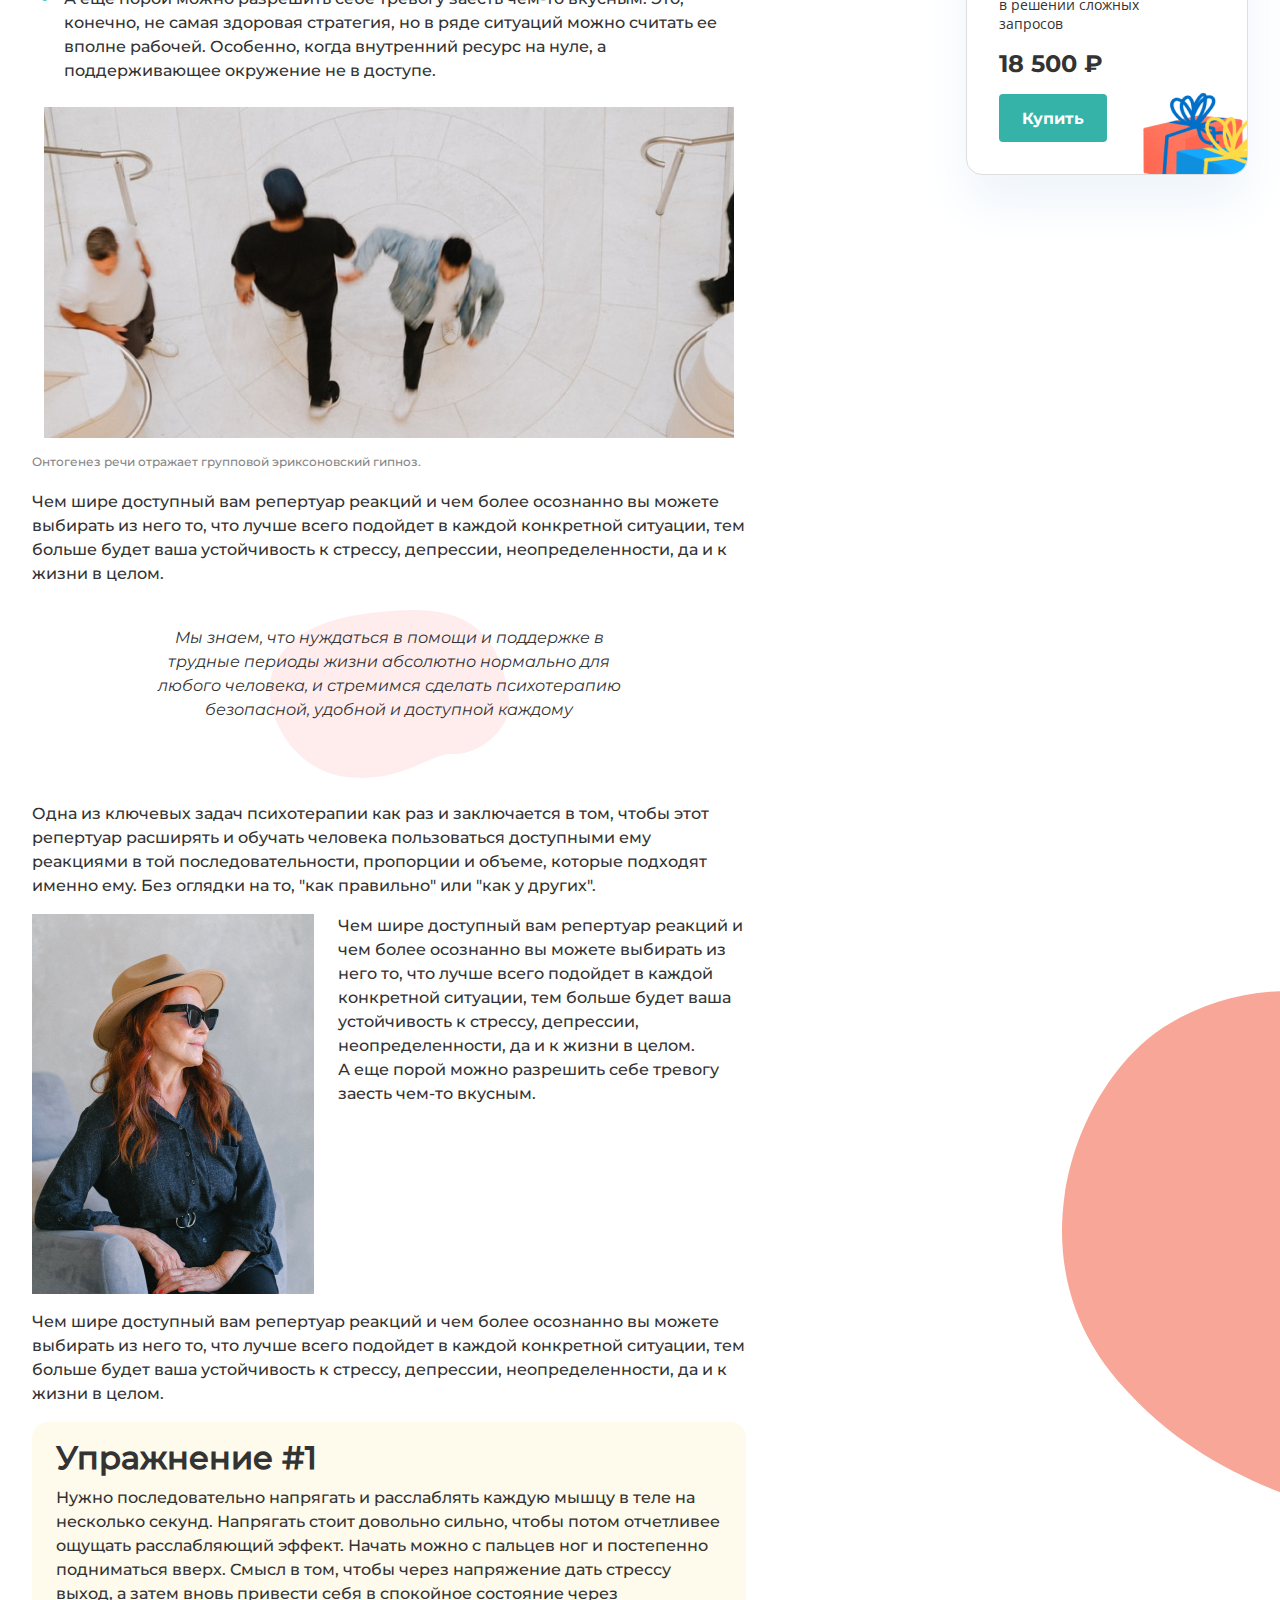
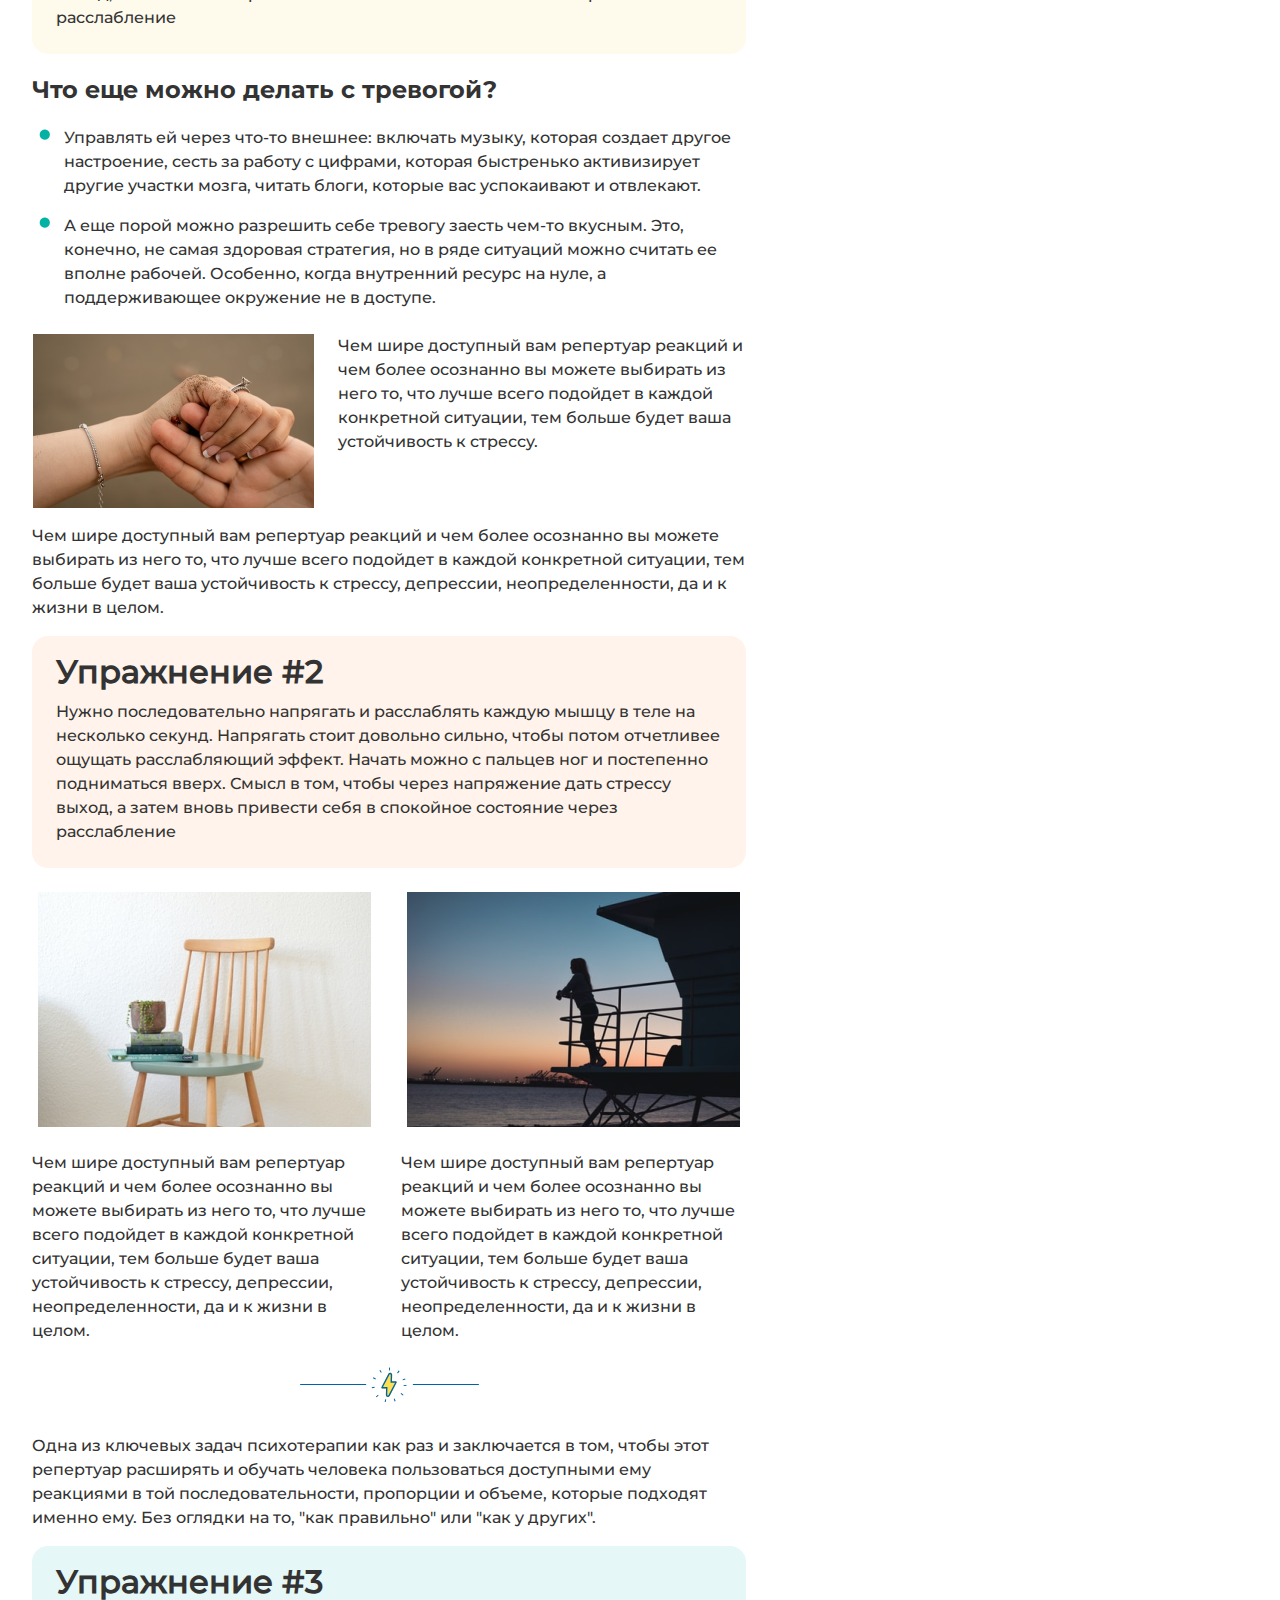
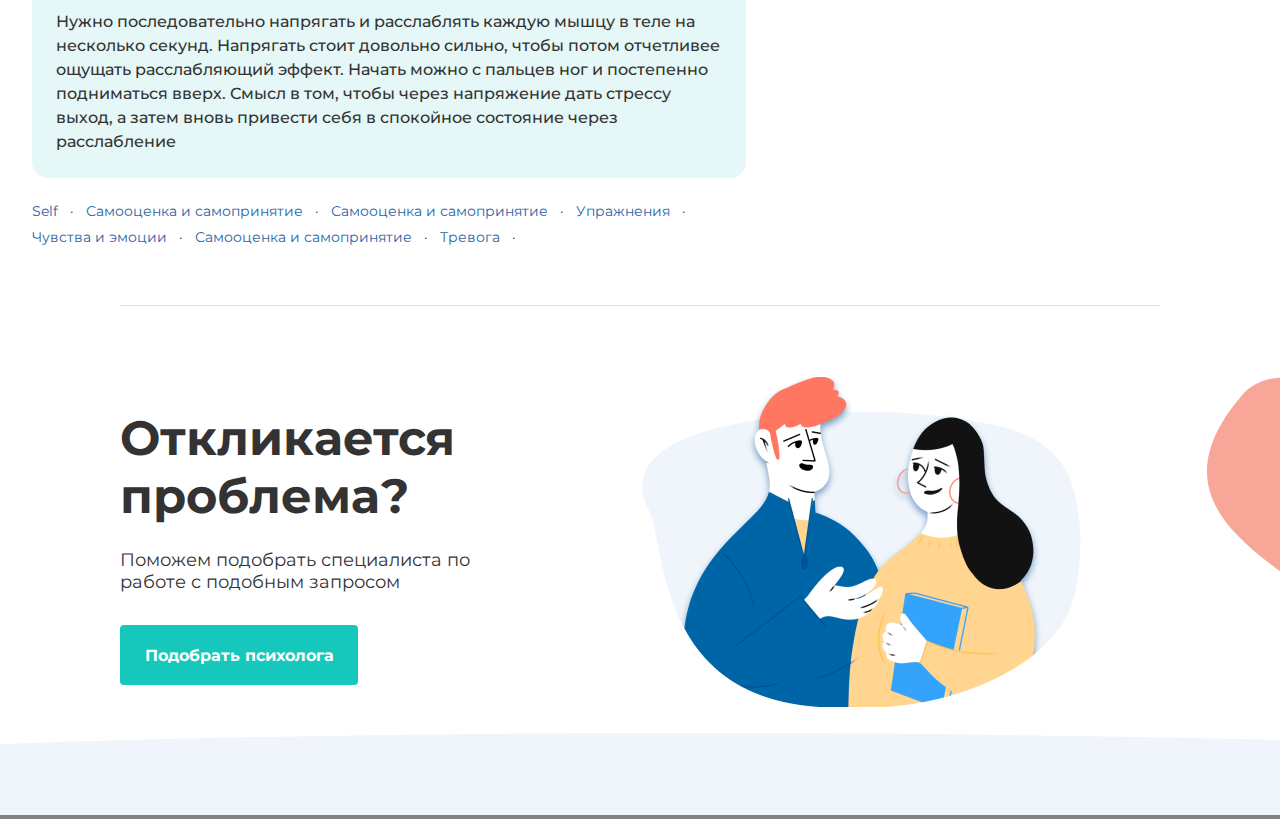
<file: article.html>
<!DOCTYPE html>
<html lang="ru">
<head>
    <meta charset="UTF-8">
    <link rel="stylesheet" href="font.css">
    <link rel="stylesheet" href="style.css">
    <meta name="viewport" content="width=device-width, initial-scale=1.0">
    <title>YouTalk - Как не утонуть в тревоге и управлять своими страхами</title>
</head>
<body>
    <header class="header">
        <div class="header__logo">
            <a href="#">
                <svg width="51" height="36" viewBox="0 0 51 36" fill="none" xmlns="http://www.w3.org/2000/svg">
                    <g clip-path="url(#clip0_1_1897)">
                    <path d="M13.3302 1.2804C13.3303 1.11943 13.2953 0.960409 13.2279 0.814578C13.1604 0.668747 13.0621 0.539666 12.9398 0.436463C12.6952 0.205117 12.3717 0.0779848 12.0367 0.0815367C11.8038 0.0777518 11.5746 0.140646 11.3756 0.262943C11.1562 0.404074 10.9896 0.614972 10.902 0.862374L6.73786 10.2114L2.56334 0.84397C2.47188 0.611079 2.31107 0.412633 2.10314 0.276053C1.89521 0.139474 1.65042 0.0715042 1.40259 0.0815367C1.04757 0.079776 0.703499 0.205576 0.431833 0.436463C0.296375 0.538044 0.186622 0.670551 0.111538 0.823162C0.036454 0.975774 -0.00183214 1.14416 -0.000193683 1.31458C-0.00164511 1.48194 0.034856 1.64742 0.106512 1.79833L5.31166 12.9772L3.45342 16.9839C3.3752 17.1552 3.3293 17.3398 3.31809 17.5281C3.31575 17.6859 3.35009 17.8421 3.41834 17.9841C3.48659 18.1261 3.58685 18.25 3.71107 18.3458C3.95587 18.5555 4.26716 18.6694 4.58814 18.6665C4.82369 18.6655 5.05368 18.5941 5.24919 18.4614C5.46262 18.3199 5.62866 18.1164 5.72546 17.8778L13.2235 1.79833C13.2944 1.63509 13.3308 1.45867 13.3302 1.2804Z" fill="#2963A3"/>
                    <path d="M39.5071 12.5118C39.4991 12.6807 39.5263 12.8493 39.5868 13.0069C39.6473 13.1645 39.7399 13.3075 39.8585 13.4267C39.982 13.5416 40.1267 13.6306 40.2844 13.6888C40.442 13.747 40.6095 13.7732 40.7772 13.7659C41.1428 13.7818 41.5002 13.6536 41.774 13.4083C41.9002 13.2915 42.0001 13.1486 42.067 12.9894C42.1339 12.8302 42.1662 12.6584 42.1618 12.4855V1.3908C42.1708 1.21084 42.1431 1.03093 42.0804 0.862232C42.0178 0.693535 41.9214 0.539656 41.7974 0.410152C41.5163 0.179307 41.1644 0.0543847 40.8022 0.0567829C40.4399 0.0591811 40.0897 0.188751 39.8116 0.423298C39.6856 0.549219 39.587 0.700291 39.522 0.866874C39.457 1.03346 39.4271 1.21189 39.4343 1.3908V7.79787C39.4343 8.94064 39.115 9.85819 38.4765 10.5505C38.1492 10.8971 37.7523 11.1689 37.3123 11.3476C36.8724 11.5262 36.3997 11.6077 35.926 11.5864C35.029 11.5864 34.3636 11.3322 33.9298 10.8239C33.4961 10.3157 33.28 9.52693 33.2818 8.45777V1.3908C33.2908 1.21084 33.2631 1.03093 33.2005 0.862232C33.1378 0.693535 33.0414 0.539656 32.9174 0.410152C32.7839 0.287248 32.6274 0.192539 32.4571 0.131589C32.2868 0.0706386 32.1062 0.0446762 31.9258 0.0552264C31.7423 0.044194 31.5584 0.0698661 31.3846 0.130771C31.2109 0.191677 31.0508 0.286617 30.9134 0.410152C30.7882 0.538814 30.6911 0.692558 30.6284 0.861466C30.5656 1.03037 30.5386 1.2107 30.5491 1.3908V8.48932C30.5491 12.0508 32.1505 13.8316 35.3534 13.8316C36.2042 13.8433 37.0441 13.6371 37.7946 13.2322C38.523 12.833 39.1186 12.2258 39.5071 11.4865V12.5118Z" fill="#2963A3"/>
                    <path d="M15.3551 33.8917L14.5977 33.8364C13.8794 33.7821 13.3442 33.5551 12.992 33.1555C12.6432 32.7559 12.4714 32.1275 12.4714 31.2731V24.6767H15.1339C15.4483 24.7007 15.7604 24.6071 16.0109 24.4138C16.1171 24.3137 16.2 24.191 16.2536 24.0546C16.3071 23.9182 16.33 23.7715 16.3207 23.6251C16.329 23.4788 16.3055 23.3324 16.2521 23.1962C16.1986 23.0599 16.1163 22.9371 16.0109 22.8364C15.7647 22.6328 15.4515 22.5305 15.1339 22.5498H12.461V19.7419C12.4712 19.5607 12.4427 19.3794 12.3776 19.2103C12.3125 19.0411 12.2123 18.888 12.0837 18.7613C11.8092 18.5154 11.4508 18.3871 11.0843 18.4037C10.9052 18.3942 10.7261 18.4207 10.5572 18.4817C10.3883 18.5426 10.2331 18.6367 10.1005 18.7587C9.97531 18.8873 9.8782 19.0411 9.81544 19.21C9.75268 19.3789 9.72567 19.5592 9.73614 19.7393V22.5498H8.11734C7.79965 22.5299 7.48629 22.6323 7.24028 22.8364C7.13405 22.9366 7.05098 23.0592 6.997 23.1955C6.94302 23.3319 6.91945 23.4785 6.92797 23.6251C6.92797 24.3262 7.32443 24.6767 8.11734 24.6767H9.73614V31.0838C9.73614 32.6271 10.0953 33.797 10.8162 34.5857C11.5371 35.3745 12.6224 35.8267 14.0798 35.9371L14.8086 35.9897C15.2321 36.0514 15.6639 35.9701 16.037 35.7583C16.1722 35.6685 16.282 35.5447 16.3555 35.399C16.4289 35.2533 16.4636 35.0908 16.456 34.9275C16.4634 34.7955 16.4441 34.6633 16.3994 34.539C16.3547 34.4147 16.2854 34.3009 16.1957 34.2045C15.959 34.0065 15.6624 33.8961 15.3551 33.8917Z" fill="#2963A3"/>
                    <path d="M36.0118 16.4976C35.6534 16.4854 35.3031 16.6071 35.028 16.8394C34.8939 16.9653 34.7892 17.1198 34.7217 17.2917C34.6541 17.4637 34.6254 17.6486 34.6376 17.8332V34.683C34.6246 34.8657 34.6529 35.0489 34.7206 35.2189C34.7882 35.3888 34.8934 35.5409 35.028 35.6636C35.3067 35.8877 35.6558 36.0034 36.0118 35.9896C36.3648 36.0049 36.7111 35.8889 36.9851 35.6636C37.1159 35.5385 37.2176 35.3857 37.2828 35.2161C37.3481 35.0465 37.3753 34.8644 37.3625 34.683V17.8332C37.3745 17.6498 37.347 17.466 37.2819 17.2944C37.2167 17.1228 37.1155 16.9676 36.9851 16.8394C36.7147 16.606 36.3672 16.484 36.0118 16.4976Z" fill="#2963A3"/>
                    <path d="M50.5131 33.6997L45.2247 28.9831L50.0291 24.54C50.1683 24.4229 50.2814 24.2773 50.3608 24.1128C50.4402 23.9482 50.4841 23.7686 50.4897 23.5856C50.4811 23.2483 50.3445 22.9273 50.1081 22.689C49.8716 22.4506 49.5536 22.3133 49.2197 22.3053C48.8832 22.327 48.5664 22.473 48.3296 22.7154L42.1771 28.5204V17.8332C42.1897 17.6498 42.1624 17.4658 42.0972 17.2941C42.032 17.1225 41.9305 16.9673 41.7997 16.8394C41.5303 16.606 41.1836 16.4839 40.829 16.4976C40.4698 16.4853 40.1186 16.6069 39.8426 16.8394C39.7085 16.9653 39.6038 17.1198 39.5363 17.2918C39.4687 17.4637 39.44 17.6487 39.4522 17.8332V34.6593C39.44 34.8443 39.4687 35.0296 39.5362 35.202C39.6037 35.3743 39.7084 35.5293 39.8426 35.6557C40.119 35.8873 40.4701 36.008 40.829 35.9949C41.1833 36.0094 41.53 35.8882 41.7997 35.6557C41.9306 35.5273 42.0321 35.3717 42.0973 35.1996C42.1624 35.0275 42.1897 34.8431 42.1771 34.6593V29.6115L48.8969 35.6084C49.1412 35.8532 49.4716 35.9903 49.8156 35.9896C49.9738 35.9905 50.1303 35.9568 50.2745 35.891C50.4187 35.8253 50.5471 35.7289 50.6511 35.6084C50.8844 35.3667 51.0135 35.0416 51.0102 34.704C51.0095 34.5092 50.9643 34.3173 50.8781 34.1431C50.7918 33.9689 50.667 33.8171 50.5131 33.6997Z" fill="#2963A3"/>
                    <path d="M15.3343 13.8212H22.33C23.5218 13.8473 24.6994 13.5563 25.7446 12.9773C26.719 12.417 27.5076 11.5782 28.0114 10.5664C28.5603 9.4342 28.8325 8.18555 28.8052 6.92515C28.8357 5.65685 28.5634 4.39979 28.0114 3.26021C27.5092 2.24593 26.7203 1.40505 25.7446 0.844087C24.6994 0.265099 23.5218 -0.0259512 22.33 0.000152312H20.1204C18.9295 -0.0259836 17.7527 0.265083 16.7085 0.844087C15.7316 1.40353 14.9423 2.24482 14.4416 3.26021C13.8888 4.39956 13.6156 5.65664 13.6452 6.92515V10.7794C13.6452 13.001 14.2074 13.8212 15.3343 13.8212ZM17.3695 3.41796C18.0184 2.61171 18.9354 2.20858 20.1204 2.20858H22.33C23.5168 2.20858 24.4346 2.61346 25.0835 3.42322C25.7325 4.23297 26.056 5.40028 26.0543 6.92515C26.0543 8.4693 25.7351 9.64099 25.0966 10.4402C24.4581 11.2395 23.5359 11.64 22.33 11.6417H16.43C16.43 11.6417 16.3962 8.46842 16.3962 6.92515C16.3962 5.38188 16.7215 4.23034 17.3695 3.41796Z" fill="#2963A3"/>
                    <path d="M29.6094 23.023C28.5657 22.4423 27.3887 22.1502 26.1974 22.1764H23.9878C22.7959 22.1515 21.6184 22.4434 20.5733 23.023C19.5977 23.5829 18.8087 24.4229 18.3064 25.4365C17.7604 26.5777 17.4927 27.8343 17.5257 29.1014C17.4952 30.3607 17.7629 31.609 18.3064 32.7427C18.8095 33.755 19.5983 34.594 20.5733 35.1536C21.6186 35.7322 22.7961 36.0232 23.9878 35.9975H30.9836C32.1131 35.9975 32.6726 35.1772 32.6726 32.9478V29.1014C32.7029 27.8328 32.4297 26.5756 31.8762 25.4365C31.3756 24.4218 30.5862 23.5813 29.6094 23.023ZM29.8879 33.818H23.9878C22.7855 33.818 21.8633 33.4184 21.2213 32.6191C20.5793 31.8199 20.261 30.6473 20.2662 29.1014C20.2662 27.5731 20.5898 26.4057 21.2369 25.5995C21.8841 24.7932 22.8011 24.3884 23.9878 24.3849H26.1974C27.3842 24.3849 28.302 24.7897 28.951 25.5995C29.5999 26.4092 29.9261 27.5766 29.9295 29.1014C29.9295 30.6447 29.8879 33.818 29.8879 33.818Z" fill="#2963A3"/>
                    </g>
                    <defs>
                    <clipPath id="clip0_1_1897">
                    <rect width="51" height="36" fill="white"/>
                    </clipPath>
                    </defs>
                </svg>
            </a>
        </div>
        <nav>
            <ul class="header__links">
                <li><a href="#" class="header__link">О нас</a></li>
                <li><a href="#" class="header__link">Тарифы</a></li>
                <li><a href="#" class="header__link">Для бизнеса</a></li>
                <li><a href="#" class="header__link">Психологам</a></li>
                <li><a href="#" class="header__link">Сертификат</a></li>
                <li>
                    <a href="#" class="header__link">Материалы
                        <svg width="14" height="14" viewBox="0 -3 14 14" fill="none" xmlns="http://www.w3.org/2000/svg">
                            <path d="M2.09998 4.8999L6.99998 9.0999L11.9 4.8999" stroke="#333333" stroke-linecap="round" stroke-linejoin="round"/>
                        </svg>
                    </a>
                </li>
                <li><a href="#" class="header__link">FAQ</a></li>
            </ul>
        </nav>
        <button type="button" class="header__btn">Подобрать психолога</button>
        <div class="header__burger-nav">
            <svg width="18" height="14" viewBox="0 0 18 14" fill="none" xmlns="http://www.w3.org/2000/svg">
                <path d="M0 1C0 0.447715 0.447715 0 1 0H17C17.5523 0 18 0.447715 18 1C18 1.55228 17.5523 2 17 2H1C0.447716 2 0 1.55228 0 1ZM0 7C0 6.44772 0.447715 6 1 6H17C17.5523 6 18 6.44772 18 7C18 7.55228 17.5523 8 17 8H1C0.447716 8 0 7.55228 0 7ZM0 13C0 12.4477 0.447715 12 1 12H17C17.5523 12 18 12.4477 18 13C18 13.5523 17.5523 14 17 14H1C0.447716 14 0 13.5523 0 13Z" fill="#03B2A5"/>
            </svg>
        </div>
    </header>
    <main class="main main-articlepage">
        <div class="main-articlepage__gradient">
            <svg width="218" height="606" viewBox="0 0 218 606" fill="none" xmlns="http://www.w3.org/2000/svg">
                <path d="M597.175 560.642C783.363 343.439 643.888 216.842 480.314 100.016C316.741 -16.8092 196.58 -20.2115 106.454 33.2515C16.327 86.7144 -53.7943 263.475 56.3634 390.404C166.521 517.334 301.315 510.632 349.102 560.642C396.89 610.651 537.082 630.758 597.175 560.642Z" fill="#F7A698"/>
            </svg>
        </div>
        <div class="column-first">
            <section class="hero">
                <div class="hero__header">
                    <div class="hero__path">
                        <a href="#" class="hero__path-step">Главная</a>
                        <svg class="hero__path-arrow" width="16" height="16" viewBox="0 -3 16 16" fill="none" xmlns="http://www.w3.org/2000/svg">
                            <g clip-path="url(#clip0_1_1879)">
                            <path d="M5.8125 12.6875L7.375 11.125L10.5 8L7.375 4.875L5.8125 3.3125" stroke="#333333" stroke-opacity="0.7" stroke-linecap="round" stroke-linejoin="round"/>
                            </g>
                            <defs>
                            <clipPath id="clip0_1_1879">
                            <rect width="16" height="16" fill="white" transform="matrix(0 1 1 0 0 0)"/>
                            </clipPath>
                            </defs>
                        </svg>
                        <a href="index.html" class="hero__path-step">Блог</a>
                        <svg class="hero__path-arrow" width="16" height="16" viewBox="0 -3 16 16" fill="none" xmlns="http://www.w3.org/2000/svg">
                            <g clip-path="url(#clip0_1_1879)">
                            <path d="M5.8125 12.6875L7.375 11.125L10.5 8L7.375 4.875L5.8125 3.3125" stroke="#333333" stroke-opacity="0.7" stroke-linecap="round" stroke-linejoin="round"/>
                            </g>
                            <defs>
                            <clipPath id="clip0_1_1879">
                            <rect width="16" height="16" fill="white" transform="matrix(0 1 1 0 0 0)"/>
                            </clipPath>
                            </defs>
                        </svg>
                        <a href="#" class="hero__path-step">Как не утонуть в тревоге и управлять своими страхами</a>
                    </div>
                    <h1 class="hero__title articlepage-title">Как не утонуть в тревоге и управлять своими страхами</h1>
                    <p class="article-author articlepage-author">
                        Автор: <a href="#" class="article-author-link">Лиза Файнтух</a>
                        &nbsp;&#183;&nbsp;
                        21.08.2021
                        &nbsp;&#183;&nbsp;
                        <a href="#" class="article-author-link">Self</a>
                    </p>
                </div>
                <div class="hero__article-img"></div>
            </section>
            <section class="blog blog__font-properties">
                <h1 class="blog__header">
                    Содержание
                </h1>
                <ul class="blog__content">
                    <li><a href="#content-anchor-1" class="blog__content-link">Как понять, что отношения с мамой были дисфункциональными и привели к травме?</a></li>
                    <ul>
                        <li><a href="#content-anchor-2" class="blog__content-link">Мама привет!</a></li>
                        <ul>
                            <li><a href="#content-anchor-3" class="blog__content-link">Под под заголовок под заголовком</a></li>
                            <ul>
                                <li><a href="#content-anchor-4" class="blog__content-link">Под под под заголовок под заголовком</a></li>
                                <ul>
                                    <li><a href="#content-anchor-5" class="blog__content-link">Под под под под заголовок под заголовком</a></li>
                                </ul>
                            </ul>
                        </ul>
                        <li><a href="#content-anchor-6" class="blog__content-link">Ну вот опять заголовок который как «привет мама»</a></li>
                    </ul>
                    <li><a href="#content-anchor-7" class="blog__content-link">Как понять, что вы страдаете от материнской травмы?</a></li>
                </ul>
                <article>
                    <h3 class="blog__h3-header" id="content-anchor-1">Заголовок h3</h3>
                    <p>
                        Один из самых важных навыков, которые может дать работа с психотерапевтом - умение в разных ситуациях по-разному обходиться со своими эмоциями.  Снять этот процесс с автопилота и перевести его в поле сознания.
                    </p>
                    <p>
                        Давайте, к примеру, разберем тревогу. Можно разложить перед собой целую коллекцию доступных реакций и выбрать нужную:
                    </p>
                    <blockquote class="blog__blockquote">
                        <svg class="blog__blockquote-bg" width="56" height="36" viewBox="0 0 56 36" fill="none" xmlns="http://www.w3.org/2000/svg">
                            <path opacity="0.06" d="M20.4354 15.3529C21.8727 16.2941 22.9664 17.5 23.7163 18.9706C24.4662 20.3824 24.8412 21.9706 24.8412 23.7353C24.8412 27.3824 23.5601 30.3529 20.9978 32.6471C18.4356 34.8824 15.2797 36 11.5301 36C8.09292 36 5.31195 35.0294 3.18717 33.0882C1.06239 31.1471 0 28.6176 0 25.5C0 23.9118 0.312468 22.3824 0.937404 20.9118C1.56234 19.4412 2.71847 17.5588 4.4058 15.2647L15.4672 0H28.5908L20.4354 15.3529ZM47.6201 15.3529C49.0574 16.2941 50.1511 17.5 50.901 18.9706C51.6509 20.3824 52.0259 21.9706 52.0259 23.7353C52.0259 27.3824 50.7448 30.3529 48.1825 32.6471C45.6203 34.8824 42.4644 36 38.7148 36C35.2776 36 32.4967 35.0294 30.3719 33.0882C28.2471 31.1471 27.1847 28.6176 27.1847 25.5C27.1847 23.9118 27.4972 22.3824 28.1221 20.9118C28.747 19.4412 29.9032 17.5588 31.5905 15.2647L42.6519 0H55.7755L47.6201 15.3529Z" fill="#333333"/>
                        </svg>
                        Мы знаем, что нуждаться в помощи и поддержке в трудные периоды жизни абсолютно нормально для любого человека, и стремимся сделать психотерапию безопасной, удобной и доступной каждому
                        <p class="blog__blockquote-author">Ана Крымская</p>
                    </blockquote>
                </article>
                <article>
                    <h3 class="blog__h3-header" id="content-anchor-2">Что еще можно делать с тревогой?</h3>
                    <ul class="blog__ul">
                        <li>
                            Управлять ей через что-то внешнее: включать музыку, которая создает другое настроение, сесть за работу с цифрами, которая быстренько активизирует другие участки мозга, читать блоги, которые вас успокаивают и отвлекают.
                        </li>
                        <li>
                            А еще порой можно разрешить себе тревогу заесть чем-то вкусным. Это, конечно, не самая здоровая стратегия, но в ряде ситуаций можно считать ее вполне рабочей. Особенно, когда внутренний ресурс на нуле, а поддерживающее окружение не в доступе.
                        </li>
                    </ul>
                    <div class="blog__article-img1"></div>
                    <p class="blog__article-img1-subtext">
                        Онтогенез речи отражает групповой эриксоновский гипноз. 
                    </p>
                    <p id="content-anchor-3">
                        Чем шире доступный вам репертуар реакций и чем более осознанно вы можете выбирать из него то, что лучше всего подойдет в каждой конкретной ситуации, тем больше будет ваша устойчивость к стрессу, депрессии, неопределенности, да и к жизни в целом.
                    </p>
                    <div class="blog__blockquote-spot">
                        <svg class="blog__blockquote-spot-vector" width="241" height="168" viewBox="0 0 241 168" fill="none" xmlns="http://www.w3.org/2000/svg">
                            <path d="M240.219 89.2085C228.379 -4.63565 166.261 -4.64452 101.174 3.03562C36.088 10.7158 8.49893 36.3869 1.55027 69.2546C-5.39839 102.122 22.3612 160.543 78.0336 167.097C133.706 173.652 162.074 142.299 184.985 143.914C207.896 145.529 244.044 119.5 240.219 89.2085Z" fill="#FFEDEE"/>
                        </svg>
                        <blockquote class="blog__blockquote-spot-text">
                            Мы знаем, что нуждаться в помощи и поддержке в трудные периоды жизни абсолютно нормально для любого человека, и стремимся сделать психотерапию безопасной, удобной и доступной каждому
                        </blockquote>
                    </div>
                    <p>
                        Одна из ключевых задач психотерапии как раз и заключается в том, чтобы этот репертуар расширять и обучать человека пользоваться доступными ему реакциями в той последовательности, пропорции и объеме, которые подходят именно ему. Без оглядки на то, "как правильно" или "как у других".
                    </p>
                    <div class="blog__article-columns">
                        <div class="blog__article-img2"></div>
                        <div class="blog__article-columns-text">
                            <p class="column-second">
                                Чем шире доступный вам репертуар реакций и чем более осознанно вы можете выбирать из него то, что лучше всего подойдет в каждой конкретной ситуации, тем больше будет ваша устойчивость к стрессу, депрессии, неопределенности, да и к жизни в целом.
                            </p>
                            <p class="column-second">
                                А еще порой можно разрешить себе тревогу заесть чем-то вкусным. 
                            </p>
                        </div>
                    </div>
                    <p>
                        Чем шире доступный вам репертуар реакций и чем более осознанно вы можете выбирать из него то, что лучше всего подойдет в каждой конкретной ситуации, тем больше будет ваша устойчивость к стрессу, депрессии, неопределенности, да и к жизни в целом.
                    </p>
                    <div class="blog__exercise ex-yellow">
                        <h1 class="blog__exercise-header" id="content-anchor-4">
                            Упражнение #1
                        </h1>
                        <p>
                            Нужно последовательно напрягать и расслаблять каждую мышцу в теле на несколько секунд. Напрягать стоит довольно сильно, чтобы потом отчетливее ощущать расслабляющий эффект. Начать можно с пальцев ног и постепенно подниматься вверх. Смысл в том, чтобы через напряжение дать стрессу выход, а затем вновь привести себя в спокойное состояние через расслабление
                        </p>
                    </div>
                </article>
                <article>
                    <h3 class="blog__h3-header" id="content-anchor-5">Что еще можно делать с тревогой?</h3>
                    <ul class="blog__ul">
                        <li>
                            Управлять ей через что-то внешнее: включать музыку, которая создает другое настроение, сесть за работу с цифрами, которая быстренько активизирует другие участки мозга, читать блоги, которые вас успокаивают и отвлекают.
                        </li>
                        <li>
                            А еще порой можно разрешить себе тревогу заесть чем-то вкусным. Это, конечно, не самая здоровая стратегия, но в ряде ситуаций можно считать ее вполне рабочей. Особенно, когда внутренний ресурс на нуле, а поддерживающее окружение не в доступе.
                        </li>
                    </ul>
                    <div class="blog__article-columns">
                        <div class="blog__article-img3 column-first"></div>
                        <div class="blog__article-columns-text">
                            <p class="column-second">
                                Чем шире доступный вам репертуар реакций и чем более осознанно вы можете выбирать из него то, что лучше всего подойдет в каждой конкретной ситуации, тем больше будет ваша устойчивость к стрессу.
                            </p>
                        </div>
                    </div>
                    <p>
                        Чем шире доступный вам репертуар реакций и чем более осознанно вы можете выбирать из него то, что лучше всего подойдет в каждой конкретной ситуации, тем больше будет ваша устойчивость к стрессу, депрессии, неопределенности, да и к жизни в целом.
                    </p>
                    <div class="blog__exercise ex-red">
                        <h1 class="blog__exercise-header" id="content-anchor-6">
                            Упражнение #2
                        </h1>
                        <p>
                            Нужно последовательно напрягать и расслаблять каждую мышцу в теле на несколько секунд. Напрягать стоит довольно сильно, чтобы потом отчетливее ощущать расслабляющий эффект. Начать можно с пальцев ног и постепенно подниматься вверх. Смысл в том, чтобы через напряжение дать стрессу выход, а затем вновь привести себя в спокойное состояние через расслабление
                        </p>
                    </div>
                    <div class="blog__article-columns columns-evenly">
                        <div class="column-first">
                            <div class="blog__article-img4"></div>
                            <p>
                                Чем шире доступный вам репертуар реакций и чем более осознанно вы можете выбирать из него то, что лучше всего подойдет в каждой конкретной ситуации, тем больше будет ваша устойчивость к стрессу, депрессии, неопределенности, да и к жизни в целом.
                            </p>
                        </div>
                        <div class="column-second">
                            <div class="blog__article-img5"></div>
                            <p>
                                Чем шире доступный вам репертуар реакций и чем более осознанно вы можете выбирать из него то, что лучше всего подойдет в каждой конкретной ситуации, тем больше будет ваша устойчивость к стрессу, депрессии, неопределенности, да и к жизни в целом.
                            </p>
                        </div>
                    </div>
                    <div class="blog__divider">
                        <svg width="179" height="36" viewBox="0 0 179 36" fill="none" xmlns="http://www.w3.org/2000/svg">
                            <line x1="112.875" y1="17.5" x2="178.875" y2="17.5" stroke="#0063A8"/>
                            <line x1="0.125" y1="17.5" x2="66.125" y2="17.5" stroke="#0063A8"/>
                            <circle cx="89" cy="18" r="16" stroke="#0063A8" stroke-width="2.76396" stroke-dasharray="0.98 8.39"/>
                            <mask id="path-4-inside-1_1_1055" fill="white">
                            <path fill-rule="evenodd" clip-rule="evenodd" d="M88.3889 6.81241L81.4831 19.9672C81.1336 20.6331 81.6165 21.432 82.3685 21.432H86.0514L85.8715 27.9452C85.813 30.0634 88.6566 30.8062 89.6415 28.93L96.5473 15.7752C96.8969 15.1094 96.414 14.3104 95.6619 14.3104H91.979L92.159 7.79727C92.2175 5.6791 89.3738 4.93625 88.3889 6.81241Z"/>
                            </mask>
                            <path fill-rule="evenodd" clip-rule="evenodd" d="M88.3889 6.81241L81.4831 19.9672C81.1336 20.6331 81.6165 21.432 82.3685 21.432H86.0514L85.8715 27.9452C85.813 30.0634 88.6566 30.8062 89.6415 28.93L96.5473 15.7752C96.8969 15.1094 96.414 14.3104 95.6619 14.3104H91.979L92.159 7.79727C92.2175 5.6791 89.3738 4.93625 88.3889 6.81241Z" fill="#FFDF4E"/>
                            <path d="M81.4831 19.9672L82.712 20.6123H82.712L81.4831 19.9672ZM88.3889 6.81241L89.6177 7.4575V7.4575L88.3889 6.81241ZM86.0514 21.432L87.4388 21.4704L87.4782 20.0442H86.0514V21.432ZM85.8715 27.9452L84.4842 27.9069L85.8715 27.9452ZM89.6415 28.93L88.4127 28.285L89.6415 28.93ZM96.5473 15.7752L97.7761 16.4203L96.5473 15.7752ZM91.979 14.3104L90.5917 14.2721L90.5523 15.6983H91.979V14.3104ZM92.159 7.79727L93.5463 7.8356L92.159 7.79727ZM82.712 20.6123L89.6177 7.4575L87.1601 6.16732L80.2543 19.3221L82.712 20.6123ZM82.3685 20.0442C82.6602 20.0442 82.8475 20.354 82.712 20.6123L80.2543 19.3221C79.4196 20.9121 80.5728 22.8199 82.3685 22.8199V20.0442ZM86.0514 20.0442H82.3685V22.8199H86.0514V20.0442ZM87.2588 27.9835L87.4388 21.4704L84.6641 21.3937L84.4842 27.9069L87.2588 27.9835ZM88.4127 28.285C88.1113 28.8592 87.2409 28.6318 87.2588 27.9835L84.4842 27.9069C84.385 31.4949 89.202 32.7532 90.8704 29.5751L88.4127 28.285ZM95.3185 15.1302L88.4127 28.285L90.8704 29.5751L97.7761 16.4203L95.3185 15.1302ZM95.6619 15.6983C95.3702 15.6983 95.1829 15.3884 95.3185 15.1302L97.7761 16.4203C98.6108 14.8303 97.4577 12.9226 95.6619 12.9226V15.6983ZM91.979 15.6983H95.6619V12.9226H91.979V15.6983ZM90.7716 7.75894L90.5917 14.2721L93.3663 14.3488L93.5463 7.8356L90.7716 7.75894ZM89.6177 7.4575C89.9192 6.88327 90.7896 7.11062 90.7716 7.75894L93.5463 7.8356C93.6454 4.24759 88.8285 2.98922 87.1601 6.16732L89.6177 7.4575Z" fill="#0063A8" mask="url(#path-4-inside-1_1_1055)"/>
                        </svg>
                    </div>
                    <p>
                        Одна из ключевых задач психотерапии как раз и заключается в том, чтобы этот репертуар расширять и обучать человека пользоваться доступными ему реакциями в той последовательности, пропорции и объеме, которые подходят именно ему. Без оглядки на то, "как правильно" или "как у других".
                    </p>
                    <div class="blog__exercise ex-blue">
                        <h1 class="blog__exercise-header" id="content-anchor-7">
                            Упражнение #3
                        </h1>
                        <p>
                            Нужно последовательно напрягать и расслаблять каждую мышцу в теле на несколько секунд. Напрягать стоит довольно сильно, чтобы потом отчетливее ощущать расслабляющий эффект. Начать можно с пальцев ног и постепенно подниматься вверх. Смысл в том, чтобы через напряжение дать стрессу выход, а затем вновь привести себя в спокойное состояние через расслабление
                        </p>
                    </div>
                </article>
            </section>
            <div class="blog__tags">
                <a href="#" class="blog__tag">Self</a>
                &nbsp;&#183;&nbsp;
                <a href="#" class="blog__tag">Самооценка и самопринятие</a>
                &nbsp;&#183;&nbsp;
                <a href="#" class="blog__tag">Самооценка и самопринятие</a>
                &nbsp;&#183;&nbsp;
                <a href="#" class="blog__tag">Упражнения</a>
                &nbsp;&#183;&nbsp;
                <a href="#" class="blog__tag">Чувства и эмоции</a>
                &nbsp;&#183;&nbsp;
                <a href="#" class="blog__tag">Самооценка и самопринятие</a>
                &nbsp;&#183;&nbsp;
                <a href="#" class="blog__tag">Тревога</a>
                &nbsp;&#183;&nbsp;
            </div>
        </div>
        <aside class="aside column-second">
            <div class="aside__card-primary1 aside__card-width">
                <div class="aside__card1-img"></div>
                <h1 class="aside__card-title">
                    Загружаем свободные окошки
                </h1>
                <p class="aside__card-text">
                    Все в порядке, сейчас мы перенаправим вас в сервис записи Qlick, через который удобно выбрать дату, время встречи и оплатить её
                </p>
                <button type="button" class="aside__card-btn">Подробнее</button>
            </div>
            <div class="aside__card-primary2 aside__card-width">
                <div class="aside__card2-img"></div>
                <div class="aside__card2-tags">
                    <a href="#" class="aside__card2-tag">
                        &#128221;&nbsp;Переписка
                    </a>
                    <a href="#" class="aside__card2-tag">
                        &#128249;&nbsp;Видео
                    </a>
                </div>
                <h1 class="aside__card-h1">
                    Лилия
                </h1>
                <h2 class="aside__card-h2">
                    Психолог
                </h2>
                <p class="aside__card-experience">
                    Опыт 6 лет
                    &nbsp;&#183;&nbsp;
                    43 года
                </p>
                <h1 class="aside__card-title-secondary">
                    С чем работает психолог
                </h1>
                <ul class="blog__ul">
                    <li>Тревога, тревожности</li>
                    <li>Подавленность</li>
                    <li>Тревога и панические атаки</li>
                </ul>
                <button type="button" class="aside__card-btn">Подробнее</button>
            </div>
            <div class="aside__card-width">
                <a href="#"><div class="aside__card3-img"></div></a>
            </div>
            <div class="aside__card-secondary2 aside__card-width">
                <div>
                    <div class="aside__card-buy-bg1"></div>
                    <div class="aside__card-buy-bg2"></div>
                </div>
                <h1 class="aside__card-buy-title">
                    8 Видео сессий
                </h1>
                <p class="aside__card-buy-text">
                    Проработать небольшие проблемы и продвинуться в решении сложных запросов
                </p>
                <h1 class="aside__card-buy-price">
                    18 500 &#8381;
                </h1>
                <button type="button" class="aside__card-buy-btn">Купить</button>
            </div>
        </aside>
    </main>
    <footer class="footer-articlepage">
        <div class="footer-articlepage__border"></div>
        <div class="footer-articlepage__content">
            <h1 class="footer-articlepage__title">
                Откликается проблема?
            </h1>
            <p class="footer-articlepage__text">
                Поможем подобрать специалиста по работе с подобным запросом
            </p>
            <button type="button" class="footer-articlepage__btn">Подобрать психолога</button>
        </div>
        <div class="footer-articlepage__img"></div>
        <div class="footer-articlepage__gradient-bottom">
            <svg width="1440" height="82" viewBox="0 0 1440 82" fill="none" xmlns="http://www.w3.org/2000/svg">
                <path d="M0 11.2432C0 11.2432 263 0 688 0C1113 0 1440 11.2432 1440 11.2432V672C1440 672 1381 672 942 672C503 672 0 672 0 672V11.2432Z" fill="#EFF5FB"/>
                <path d="M0 11.2432C0 11.2432 263 0 688 0C1113 0 1440 11.2432 1440 11.2432V672C1440 672 1381 672 942 672C503 672 0 672 0 672V11.2432Z" fill="url(#paint0_linear_1_1248)"/>
                <defs>
                <linearGradient id="paint0_linear_1_1248" x1="720" y1="281.899" x2="720" y2="472.216" gradientUnits="userSpaceOnUse">
                <stop stop-color="white" stop-opacity="0"/>
                <stop offset="1" stop-color="white"/>
                </linearGradient>
                </defs>
            </svg>
        </div>
        <div class="footer-articlepage__vector">
            <svg width="73" height="240" viewBox="0 0 73 240" fill="none" xmlns="http://www.w3.org/2000/svg">
                <path d="M35.2194 17.9636C-38.6046 103.985 16.6975 154.122 81.5546 200.39C146.412 246.657 194.056 248.005 229.791 226.831C265.526 205.658 293.329 135.654 249.652 85.3844C205.974 35.1152 152.528 37.7694 133.58 17.9636C114.632 -1.84213 59.0463 -9.80497 35.2194 17.9636Z" fill="#F7A698"/>
            </svg>
        </div>
    </footer>
</body>
</html>
</file>
<file: font.css>
@font-face {
    font-family: "Montserrat";
    src: local("Montserrat"),
            url("fonts/woff2/montserrat/Montserrat-Regular.woff2") format("woff2"),
            url("fonts/woff/montserrat/Montserrat-Regular.woff") format("woff");
}

@font-face {
    font-family: "Montserrat Medium";
    src: local("Montserrat Medium"),
            url("fonts/woff2/montserrat/Montserrat-Medium.woff2") format("woff2"),
            url("fonts/woff/montserrat/Montserrat-Medium.woff") format("woff");
}

@font-face {
    font-family: "Montserrat SemiBold";
    src: local("Montserrat SemiBold"),
            url("fonts/woff2/montserrat/Montserrat-SemiBold.woff2") format("woff2"),
            url("fonts/woff/montserrat/Montserrat-SemiBold.woff") format("woff");
}

@font-face {
    font-family: "Montserrat Bold";
    src: local("Montserrat Bold"),
            url("fonts/woff2/montserrat/Montserrat-Bold.woff2") format("woff2"),
            url("fonts/woff/montserrat/Montserrat-Bold.woff") format("woff");
}

@font-face {
    font-family: "Montserrat Italic";
    src: local("Montserrat Italic"),
            url("fonts/woff2/montserrat/Montserrat-Italic.woff2") format("woff2"),
            url("fonts/woff/montserrat/Montserrat-Italic.woff") format("woff");
}

@font-face {
    font-family: "Open Sans";
    src: local("Open Sans"),
            url("fonts/woff2/OpenSans-Regular.woff2") format("woff2"),
            url("fonts/woff/OpenSans-Regular.woff") format("woff");
}
</file>
<file: style.css>
body {
    max-width: 1440px;
    margin: 0 auto;
    background-color: #818181;
    font-family: "Montserrat", sans-serif;
    font-size: 14px;
    color: #333;
}

.article {
    padding: 16px;
}

.article-author {
    font-size: 12px;
    color: #494949;
    margin: 0;
}

.article-author.articlepage-author {
    font-size: 14px;
}

.article-author-link {
    color: #333;
    text-decoration: none;
}

.article-author-link:hover {
    text-decoration: underline;
}

.article-date {
    position: absolute;
    color: #868686;
    font-size: 12px;
    bottom: 16px;
    left: 16px;
    margin: 0;
}

.article-header {
    font-family: "Montserrat Semibold", sans-serif;
    font-size: 18px;
    margin: 0;
    margin-bottom: 4px;
}

.article-text {
    margin: 0;
    margin-top: 8px;
}

.article-title-link {
    color: #333;
    text-decoration: none;
}

.article-title-link:hover {
    text-decoration: underline;
}

.aside {
    display: flex;
    flex-direction: column;
    gap: 24px;
    padding-top: 88px;
}

.aside__card-btn {
    width: 100%;
    min-height: 48px;
    border: none;
    border-radius: 4px;
    padding: 12px 16px;
    background: #35B3A9;
    color: #FFF;
    cursor: pointer;
    font-family: "Montserrat Bold", sans-serif;
    font-size: 16px;
    align-self: center;
}

.aside__card-buy-bg1 {
    position: absolute;
    background-image: url("images/aside-card-secondary2-bg1.png");
    width: 112px;
    height: 85px;
    right: 0;
    bottom: 0;
    border-bottom-right-radius: 16px;
}

.aside__card-buy-bg2 {
    position: absolute;
    background-image: url("images/aside-card-secondary2-bg2.png");
    width: 88px;
    height: 72px;
    right: 0;
    bottom: 0;
    border-bottom-right-radius: 16px;
}

.aside__card-buy-btn {
    width: 108px;
    min-height: 48px;
    border: none;
    border-radius: 4px;
    padding: 12px 16px;
    background: #35B3A9;
    color: #FFF;
    cursor: pointer;
    font-family: "Montserrat Bold", sans-serif;
    font-size: 16px;
    z-index: 1;
}

.aside__card-buy-price {
    margin: 0 0 16px;
    font-family: "Montserrat Bold", sans-serif;
    font-size: 24px;
}

.aside__card-buy-text {
    font-family: "Open Sans", sans-serif;
    font-size: 14px;
    margin: 0;
    padding: 0 22px 16px 0;
}

.aside__card-buy-title {
    color: #2963A3;
    margin: 0 0 16px;
    font-weight: 700;
    font-size: 18px;
}

.aside__card-experience {
    font-weight: 500;
    font-size: 14px;
    color: #A2A7B1;
    text-align: center;
    margin: 4px 0 0;
    padding-bottom: 16px;
    box-shadow: 0px 1px 0px #DEDEDE;
}

.aside__card-h1 {
    font-weight: 700;
    font-size: 20px;
    line-height: 28px;
    text-align: center;
    margin: 0;
}

.aside__card-h2 {
    font-weight: 600;
    font-size: 16px;
    text-align: center;
    margin: 0;
}

.aside__card-primary1 {
    padding: 24px;
    background-color: #E6F0FD;
    border-radius: 16px;
}

.aside__card-primary2 {
    display: flex;
    flex-direction: column;
    padding: 16px 16px 36px;
    background-color: #FFF;
    border: 1px solid #DEDEDE;
    border-radius: 16px;
    box-shadow: 0px 30px 50px #EFF5FB;
}

.aside__card-primary2 .blog__ul {
    gap: 8px;
    margin-bottom: 16px;
}

.aside__card-secondary2 {
    position: relative;
    display: flex;
    flex-direction: column;
    padding: 32px;
    background-color: #FFF;
    border: 1px solid #DEDEDE;
    border-radius: 16px;
    box-shadow: 0px 30px 50px #EFF5FB;
}

.aside__card-text {
    font-size: 14px;
    text-align: center;
    margin: 0;
    padding-bottom: 24px;
}

.aside__card-title {
    font-weight: 700;
    font-size: 18px;
    text-align: center;
    margin: 0;
    padding: 24px 16px 8px;
}

.aside__card-title-secondary {
    font-family: "Montserrat Bold", sans-serif;
    font-size: 16px;
    margin: 0;
    padding: 16px 0 8px;
}

.aside__card-width {
    width: 282px;
    box-sizing: border-box;
}

.aside__card1-img {
    background-image: url("images/aside-card-primary1.png");
    width: 100%;
    min-height: 206px;
    background-size: contain;
    background-repeat: no-repeat;
    background-position: center;
}

.aside__card2-img {
    background-image: url("images/aside-card-primary2.png");
    width: 120px;
    height: 120px;
    margin: 8px auto;
}

.aside__card3-img {
    background-image: url("images/aside-card-secondary1.png");
    min-height: 292px;
    border-radius: 16px;
    background-size: cover;
    background-position: center;
}

.aside__card2-tag {
    font-family: "Montserrat Medium", sans-serif;
    font-size: 12px;
    border-radius: 6px;
    padding: 3px 6px;
    color: #333;
    background-color: rgba(243, 244, 248, 0.7);
    text-decoration: none;
    white-space: nowrap;
}

.aside__card2-tag:hover {
    background: #F9FDFD;
    border: 2px solid #16C8BB;
    box-sizing: border-box;
    padding: 1px 4px;
    transition: background .2s;
}

.aside__card2-tags {
    position: absolute;
    display: flex;
    flex-direction: column;
    align-items: flex-start;
    gap: 8px;
}

.blog {
    min-height: 300px;
}

.blog__article-columns {
    display: grid;
    grid-template-columns: 282px 1fr;
    column-gap: 24px;
}

.blog__article-columns p {
    margin: 0;
}

.blog__article-columns-text {
    display: flex;
    flex-direction: column;
}

.blog__article-img1 {
    background-image: url("images/article-img1.png");
    width: 100%;
    min-height: 331px;
    background-size: contain;
    background-repeat: no-repeat;
    background-position: center;
}

.blog__article-img1-subtext {
    font-size: 12px;
    color: #868686;
}

.blog__article-img2 {
    background-image: url("images/article-img2.png");
    width: 100%;
    min-height: 380px;
    background-size: contain;
    background-repeat: no-repeat;
    background-position: center;
}

.blog__article-img3 {
    background-image: url("images/article-img3.png");
    width: 100%;
    min-height: 174px;
    background-size: contain;
    background-repeat: no-repeat;
    background-position: center;
}

.blog__article-img4 {
    background-image: url("images/article-img4.png");
    width: 100%;
    min-height: 235px;
    background-size: contain;
    background-repeat: no-repeat;
    background-position: center;
}

.blog__article-img5 {
    background-image: url("images/article-img5.png");
    width: 100%;
    min-height: 235px;
    background-size: contain;
    background-repeat: no-repeat;
    background-position: center;
}

.blog__blockquote {
    position: relative;
    background-color: #F3F7FE;
    width: 100%;
    min-height: 162px;
    margin: 40px 0 24px;
    padding: 34px 24px 24px;
    border-radius: 16px;
    box-sizing: border-box;
    font-family: "Montserrat Italic", sans-serif;
}

.blog__blockquote-author {
    margin-top: 8px;
    font-family: "Montserrat Bold", sans-serif;
}

.blog__blockquote-bg {
    position: absolute;
    top: 24px;
    left: 24px;
}

.blog__blockquote-spot {
    position: relative;
    display: flex;
    justify-content: center;
    min-height: 168px;
    margin: 24px 0 24px;
}

.blog__blockquote-spot-text {
    max-width: 485px;
    text-align: center;
    font-family: "Montserrat Italic", sans-serif;
    z-index: 1;
}

.blog__blockquote-spot-vector {
    position: absolute;
}

.blog__btn {
    display: block;
    width: 182px;
    min-height: 48px;
    margin: 0 auto;
    border: none;
    border-radius: 4px;
    padding: 12px 16px;
    background: #35B3A9;
    color: #FFF;
    cursor: pointer;
    font-family: "Montserrat Bold", sans-serif;
    font-size: 16px;
}

.blog__card {
    min-height: 475px;
}

.blog__card-first-img {
    background-image: url("images/blog-article1-img.png");
}

.blog__card-second-img {
    background-image: url("images/blog-article2-img.png");
}

.blog__card-third-img {
    background-image: url("images/blog-article3-img.png");
}

.blog__card-fourth-img {
    background-image: url("images/blog-article4-img.png");
}

.blog__card-fifth-img {
    background-image: url("images/blog-article5-img.png");
}

.blog__card-sixth-img {
    background-image: url("images/blog-article6-img.png");
}

.blog__cards {
    padding-bottom: 56px;
    display: grid;
    grid-template-columns: repeat(auto-fill, minmax(298px, 1fr));
    gap: 24px;
}

.blog__content {
    margin: 0;
    padding: 0;
    list-style: none;
    max-width: 550px;
    display: flex;
    flex-direction: column;
    gap: 8px;
}

.blog__content li {
    list-style: none;
}

.blog__content ul {
    padding-left: 24px;
}

.blog__content > ul {
    padding-left: 32px;
}

.blog__content-link {
    color: #333;
}

.blog__divider {
    max-width: 179px;
    margin: 24px auto;
}

.blog__exercise {
    border-radius: 16px;
    padding: 24px;
    margin-bottom: 24px;
}

.blog__exercise p {
    margin-bottom: 0;
}

.blog__exercise-header {
    font-weight: bold;
    margin: 0;
}

.blog__h3-header {
    font-family: "Montserrat Bold", sans-serif;
    font-size: 24px;
}

.blog__header {
    font-weight: bold;
    font-size: 16px;
    margin: 0;
    padding-top: 24px;
    padding-bottom: 16px;
}

.blog__font-properties {
    font-family: "Montserrat Medium", sans-serif;
    font-size: 16px;
    line-height: 24px;
}

.blog__tag {
    font-size: 14px;
    color: #2963A3;
    text-decoration: none;
    white-space: nowrap;
}

.blog__tag:hover {
    text-decoration: underline;
}

.blog__tags {
    display: flex;
    flex-wrap: wrap;
    gap: 8px;
}

.blog__ul {
    position: relative;
    display: flex;
    flex-direction: column;
    gap: 16px;
    padding-left: 32px;
    margin-bottom: 24px;
    list-style: none;
}

.blog__ul li::before {
    content: "\2022";
    color: #03B2A5;
    position: absolute;
    left: 10px;
    transform: scale(3.5,3.5) translateY(-1.5px);
}

.card-img {
    min-height: 260px;
    background-size: cover;
    background-position: bottom;
    border-top-left-radius: 16px;
    border-top-right-radius: 16px;
}

.card-properties {
    position: relative;
    border: 1px solid #DEDEDE;
    border-radius: 16px;
    box-sizing: border-box;
    background: #FFF;
}

.column-first {
    grid-column: 1;
    z-index: 1;
}

.column-second {
    grid-column: 2;
    z-index: 1;
}

.columns-evenly {
    grid-template-columns: 1fr 1fr;
}

.columns-evenly p {
    margin-top: 24px;
}

.ex-blue {
    background-color: rgba(3, 178, 165, 0.1);;
}

.ex-red {
    background-color: #FFF3EB;
}

.ex-yellow {
    background-color: #FEFAEC;
}

.footer {
    background-color: #2963A3;
    min-height: 302px;
}

.footer__copyrights {
    display: flex;
    flex-direction: row;
    gap: 48px;
    padding: 16px 120px 17px;
    color: #FFF;
    opacity: 0.7;
}

.footer__copyrights-links {
    text-decoration: none;
    color: #FFF;
    opacity: 0.7;
}

.footer__copyrights-links:hover {
    text-decoration: underline;
}

.footer__info {
    display: flex;
    border-bottom: 1px solid rgba(157, 157, 157, 0.3);
    padding: 40px 0px 24px;
    margin: 0px 120px;
}

.footer__link {
    text-decoration: none;
    color: #FFF;
    font-weight: 700;
    font-size: 16px;
    line-height: 24px;
    white-space: nowrap;
}

.footer__link-social {
    display: flex;
    align-items: center;
    text-decoration: none;
    color: #FFF;
}

.footer__links {
    display: flex;
}

.footer__links li:not(:last-child) {
    margin-bottom: 16px;
}

.footer__links-primary {
    padding-right: 93px;
}

.footer__links-properties {
    list-style: none;
    margin: 0;
    padding-left: 0;
}

.footer__links-secondary {
    padding-right: 98px;
}

.footer__policy-links {
    text-decoration: none;
    color: rgba(255, 255, 255, 0.7);
}

.footer__policy-links:hover {
    text-decoration: underline;
}

.footer__social {
    display: flex;
    flex-direction: column;
    gap: 40px;
    padding-left: 24px;
}

.footer__social-links {
    display: flex;
    flex-direction: row;
    gap: 16px;
}

.footer__social-main {
    font-family: "Montserrat SemiBold", sans-serif;
    font-size: 24px;
    color: #FFF;
}

.footer__subscribe {
    width: 486px;
}

.footer__subscribe-btn {
    position: absolute;
    right: 0;
    width: 64px;
    height: 48px;
    background-color: #16C8BB;
    border: none;
    border-radius: 4px;
    cursor: pointer;
}

.footer__subscribe-form {
    position: relative;
    display: flex;
    width: 384px;
}

.footer__subscribe-input {
    width: 330px;
    height: 48px;
    font-family: "Montserrat", sans-serif;
    color: #9D9D9D;
    font-size: 14px;
    padding: 0px 16px;
    border: 1px solid rgba(157, 157, 157, 0.2);
    border-radius: 4px;
    box-sizing: border-box;
}

.footer__subscribe-input:focus {
    outline: none;
}

.footer__subscribe-policy {
    font-size: 12px;
    color:rgba(255, 255, 255, 0.7)
}

.footer__subscribe-title {
    font-weight: 700;
    font-size: 18px;
    color: #FFF;
    max-width: 384px;
    margin: 0;
    padding-bottom: 8px;
}

.footer-articlepage {
    position: relative;
    padding: 72px 120px 158px;
    background-color: #FFF;
    max-height: 510px;
    box-sizing: border-box;
}

.footer-articlepage__border {
    border-top: 1px solid #DEDEDE;
    position: absolute;
    top: 0;
    right: 120px;
    left: 120px;
}

.footer-articlepage__btn {
    width: 238px;
    min-height: 60px;
    background-color: #16C8BB;
    font-family: "Montserrat Bold";
    font-size: 16px;
    color: #FFF;
    border: none;
    border-radius: 4px;
    cursor: pointer;
}

.footer-articlepage__content {
    width: 350px;
    min-height: 280px;
}

.footer-articlepage__img {
    position: absolute;
    top: 72px;
    right: 149px;
    background-image: url("images/footer-articlepage-img.png");
    width: 530px;
    height: 330px;
}

.footer-articlepage__gradient-bottom {
    position: absolute;
    width: 100%;
    left: 0px;
    top: 428px;
}

.footer-articlepage__text {
    font-size: 18px;
    margin-bottom: 32px;
}

.footer-articlepage__title {
    font-family: "Montserrat Bold";
    font-size: 48px;
    margin-bottom: 24px;
}

.footer-articlepage__vector {
    position: absolute;
    top: 72px;
    right: 0;
}

.header {
    position: relative;
    background-color: #FFF;
    min-height: 76px;
    display: flex;
    align-items: center;
    border-bottom: 1px solid #EFF5FB;
    box-sizing: border-box;
    box-shadow: inset 0px -2px 0px #EFF2F2;
}

.header__btn {
    position: absolute;
    right: 120px;
    width: 230px;
    min-height: 48px;
    border: none;
    border-radius: 4px;
    padding: 14px 20px;
    background: #E3F5F5;
    color: #03B2A5;
    cursor: pointer;
    font-family: "Montserrat Bold", sans-serif;
    font-size: 16px;
}

.header__burger-nav {
    display: none;
    position: absolute;
    right: 31px;
    cursor: pointer;
}

.header__link {
    font-family: "Montserrat Medium", sans-serif;
    font-size: 14px;
    color: #333;
    text-decoration: none;
    white-space: nowrap;
}

.header__link:hover {
    color: #03B2A5;
    transition: color .2s;
}

.header__links {
    display: flex;
    gap: 30px;
    list-style: none;
    padding-left: 51px;
}

.header__logo {
    margin-left: 120px;
}

.hero {
    min-height: 300px;
}

.hero__article-img {
    background-image: url("images/article-img-full.png");
    width: 100%;
    min-height: 331px;
    background-size: contain;
    background-repeat: no-repeat;
    background-position: center;
}

.hero__card {
    min-height: 499px;
}

.hero__card-primary-img {
    background-image: url("images/hero-article1-img.png");
}

.hero__card-secondary-img {
    background-image: url("images/hero-article2-img.png");
}

.hero__cards {
    padding-bottom: 24px;
    display: grid;
    grid-template-columns: repeat(auto-fill, minmax(460px, 1fr));
    gap: 24px;
}

.hero__header {
    padding-top: 16px;
    padding-bottom: 24px;
}

.hero__path {
    padding-left: 6px;
}

.hero__path-arrow {
    margin-right: 8px;
    margin-left: 4px;
}

.hero__path-step {
    font-size: 12px;
    color: rgba(51, 51, 51, 0.7);
    text-decoration: none;
}

.hero__path-step:hover {
    text-decoration: underline;
}

.hero__tag {
    font-family: "Montserrat Semibold", sans-serif;
    display: flex;
    align-items: center;
    border: 1px solid #C1C5CD;
    border-radius: 24px;
    padding: 6px 8px;
    color: #333;
    text-decoration: none;
    white-space: nowrap;
}

.hero__tag:hover,
.img-tags .hero__tag:hover {
    background: #F9FDFD;
    border: 2px solid #16C8BB;
    box-sizing: border-box;
    padding: 5px 7px;
    transition: background .2s;
}

.hero__tags {
    display: flex;
    flex-wrap: wrap;
    gap: 8px;
}

.hero__title {
    font-family: "Montserrat Bold", sans-serif;
    font-size: 48px;
    margin-top: 30px;
    margin-bottom: 32px;
}

.hero__title.articlepage-title {
    margin-top: 54px;
    margin-bottom: 16px;
}

.img-tags {
    display: flex;
    flex-direction: column;
    align-items: flex-start;
    gap: 8px;
    padding: 8px;
}

.img-tags .hero__tag {
    background: rgba(255, 255, 255, 0.7);
}

.main {
    position: relative;
    padding-right: 120px;
    padding-bottom: 96px;
    padding-left: 120px;
    background-color: #FFF;
}

.main__gradient {
    position: absolute;
    width: 100%;
    top: 401px;
    left: 0;
}

.main-articlepage {
    display: grid;
    grid-template-columns: 690px 1fr;
    column-gap: min(228px, calc(228 / 1440 * 100vw));
    padding-bottom: 48px;
}

.main-articlepage__gradient {
    position: absolute;
    top: 50%;
    right: 0;
}

@media (max-width: 1419px) {
    .main-articlepage {
        grid-template-columns: 714px 1fr;
        column-gap: calc(100vw - 714px - 240px - 282px);
    }
}

@media (max-width: 1299px) {
    .blog__card {
        min-height: 458px;
    }
    
    .blog__card .card-img {
        min-height: 206px;
    }
    
    .header__btn {
        right: 32px;
    }

    .header__links {
        gap: 16px;
        padding-left: 32px;
    }

    .header__logo {
        margin-left: 32px;
    }

    .main {
        padding-right: 32px;
        padding-bottom: 59px;
        padding-left: 32px;
    }

    .main-articlepage {
        grid-template-columns: 714px 1fr;
        column-gap: calc(100vw - 714px - 64px - 282px);
    }
}

@media (max-width: 1183px) {
    .footer {
        display: none;
    }

    .footer-articlepage {
        display: none;
    }
}

@media (max-width: 1083px) {
    .aside__card-primary1 {
        padding: 24px 20px;
    }
    
    .aside__card-primary2 {
        padding: 24px;
    }
    
    .aside__card-secondary2 {
        padding: 24px;
    }

    .aside__card-width {
        width: 222px;
    }

    .aside__card1-img {
        min-height: 145px;
    }

    .main-articlepage {
        column-gap: calc(100vw - 714px - 64px - 222px);
    }
}

@media (max-width: 1007px) {
    .aside {
        display: grid;
        grid-template-columns: repeat(auto-fill, minmax(356px, 1fr));
        gap: 16px;
        justify-items: center;
    }

    .aside__card-width {
        width: 356px;
    }

    .aside.column-second {
        grid-column: 1;
    }
    
    .blog__card {
        min-height: 446px;
    }
    
    .blog__cards {
        grid-template-columns: repeat(auto-fill, minmax(350px, 1fr));
    }

    .card-img {
        min-height: 404px;
    }
    
    .header__btn {
        display: none;
    }

    .header__burger-nav {
        display: flex;
    }

    .header__links {
        display: none;
    }

    .header__logo {
        margin-left: 20px;
    }

    .hero__card {
        min-height: 599px;
    }

    .hero__cards {
        grid-template-columns: repeat(auto-fill, minmax(700px, 1fr));
    }

    .main {
        padding-right: 20px;
        padding-bottom: 24px;
        padding-left: 20px;
    }

    .main-articlepage {
        grid-template-columns: repeat(auto-fill, minmax(728px, 1fr));
    }
}

@media (max-width: 763px) {
    .aside {
        grid-template-columns: repeat(auto-fill, minmax(374px, 1fr));
        gap: 24px;
    }

    .aside__card-width {
        width: 374px;
    }

    .blog__article-columns {
        grid-template-columns: 1fr;
    }
    
    .blog__cards {
        padding-bottom: 24px;
        grid-template-columns: 1fr;
        gap: 16px;
    }

    .card-img {
        min-height: 206px;
    }

    .column-second {
        grid-column: 1;
    }

    .columns-evenly {
        grid-template-columns: 1fr;
    }
    
    .header {
        min-height: 72px;
    }

    .hero__card {
        min-height: 466px;
    }

    .hero__cards {
        padding-bottom: 16px;
        grid-template-columns: 1fr;
        gap: 16px;
    }

    .hero__header {
        padding-bottom: 16px;
    }

    .hero__tags {
        flex-wrap: nowrap;
    }

    .hero__title {
        font-size: 32px;
        margin-bottom: 24px;
    }

    .hero__title.articlepage-title {
        margin-top: 32px;
        margin-bottom: 8px;
    }

    .main-articlepage {
        grid-template-columns: 1fr;
    }
}

@media (max-width: 414px) {
    .aside {
        grid-template-columns: 1fr;
        gap: 24px;
    }

    .aside__card-width {
        width: 288px;
    }
    
    .blog__card {
        min-height: 480px;
    }

    .header__burger-nav {
        right: 19px;
    }

    .hero__card {
        min-height: 484px;
    }
    
    .header__logo {
        margin-left: 16px;
    }
    
    .main {
        padding-right: 16px;
        padding-bottom: 20px;
        padding-left: 16px;
    }
}

@media (max-width: 320px) {
    .hero__title {
        font-size: 24px;
    }
}
</file>
